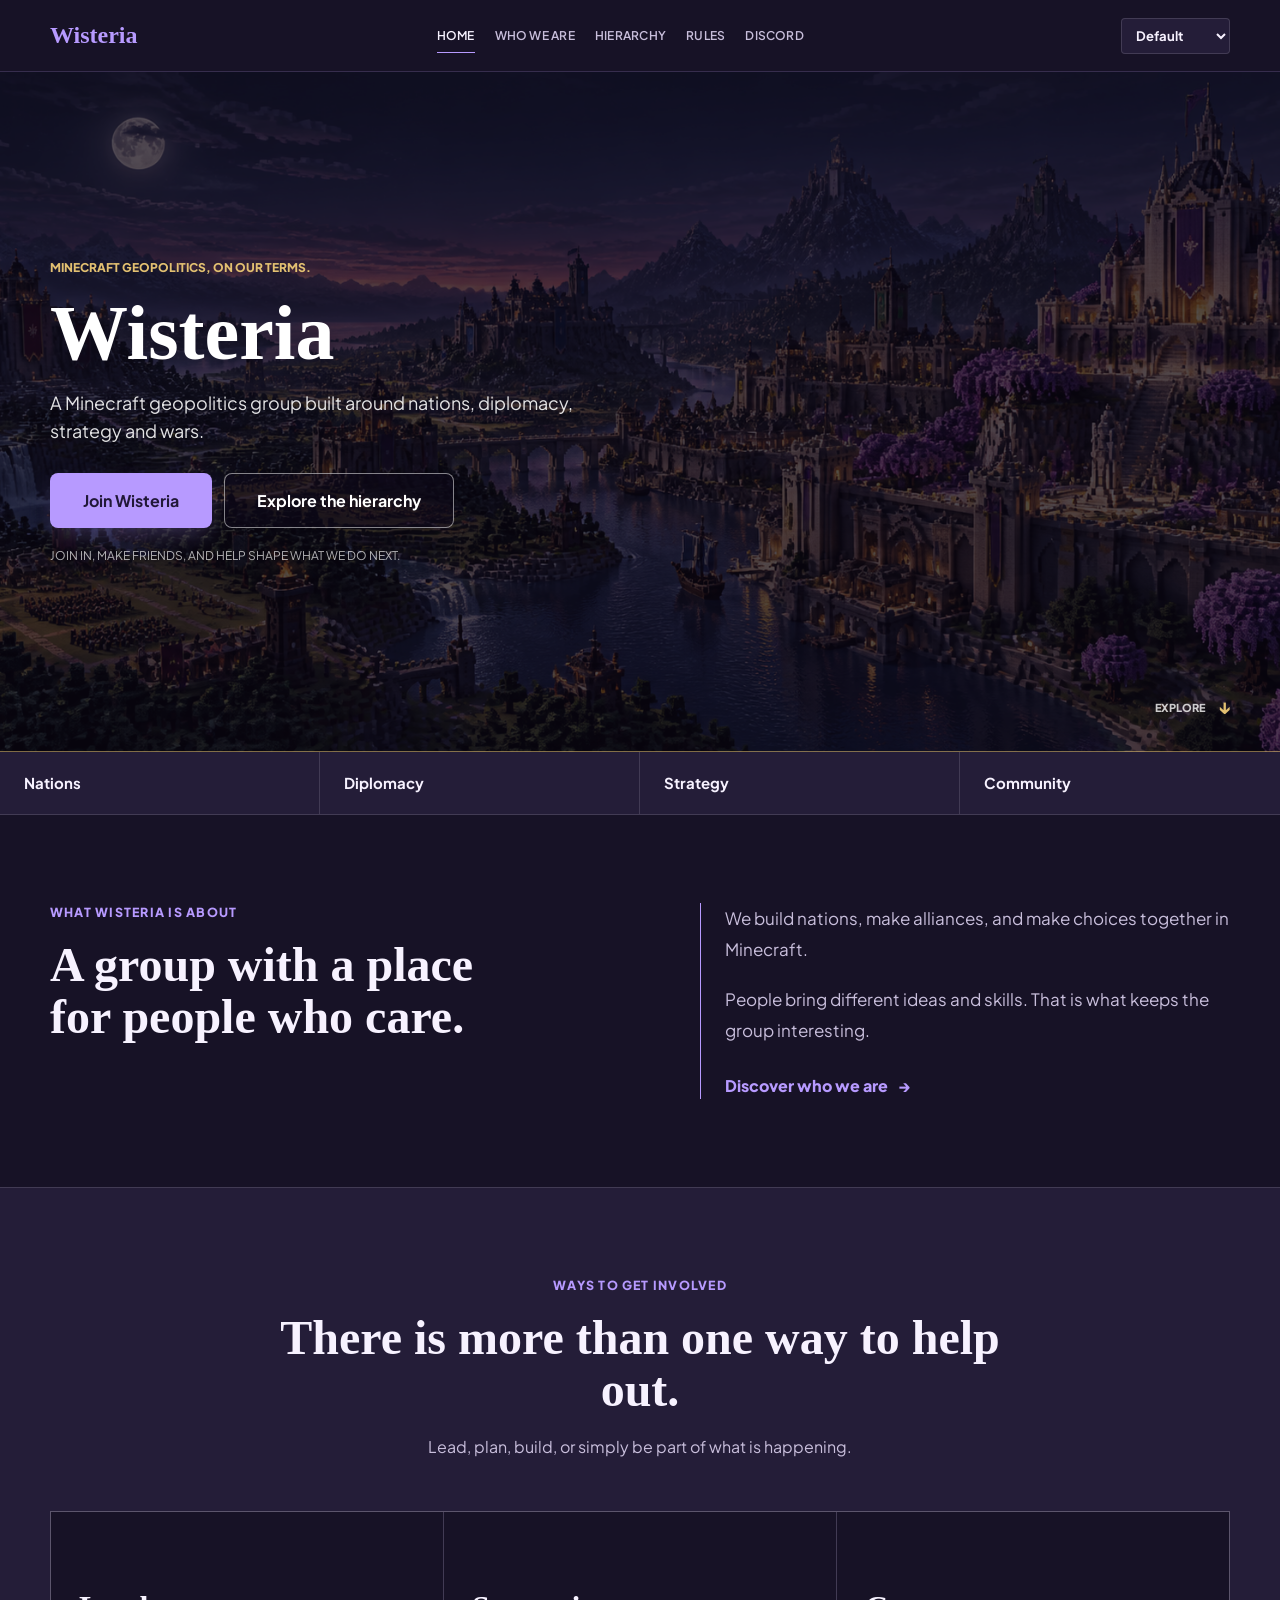
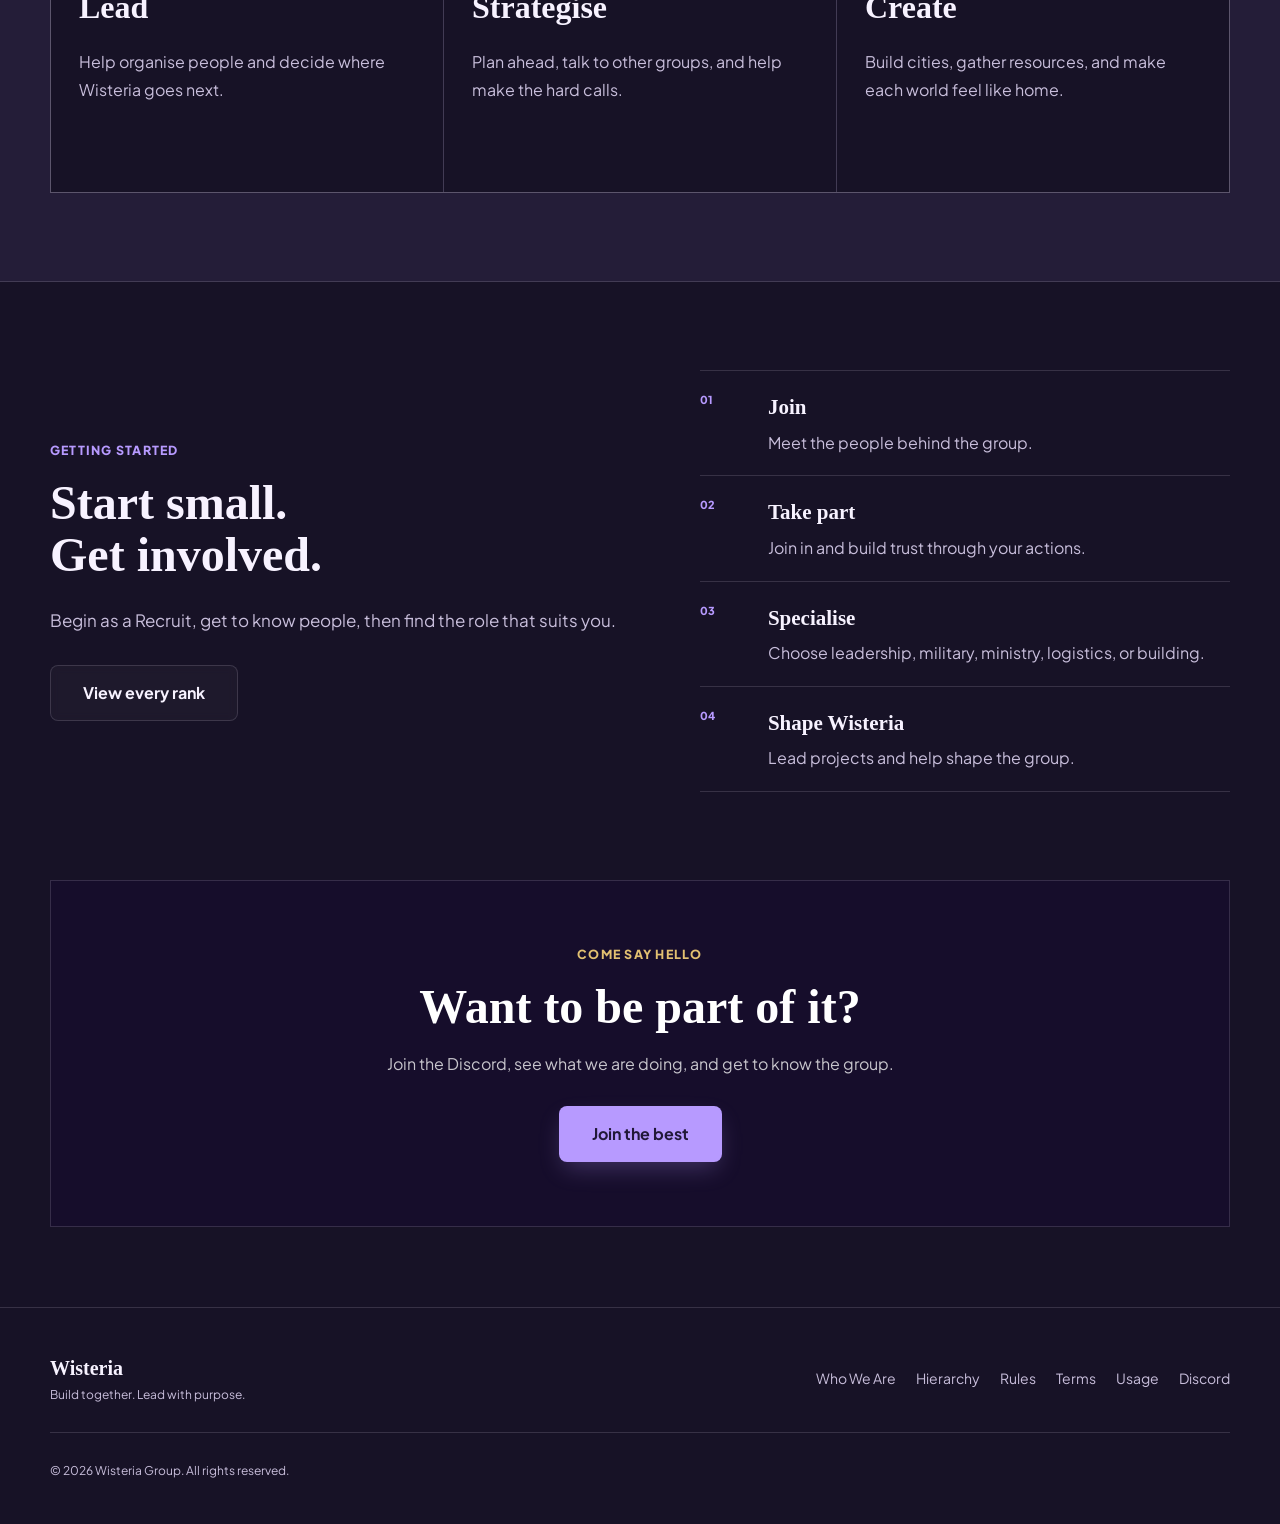
<file: index.html>
<!DOCTYPE html>
<html lang="en">
<head>
    <meta charset="UTF-8">
    <meta name="viewport" content="width=device-width, initial-scale=1.0">
    <meta name="description" content="Wisteria is a Minecraft geopolitics group built around nations, diplomacy, strategy and wars.">
    <title>Wisteria | Minecraft Geopolitics</title>
    <link rel="icon" href="favicon.png">
    <link rel="preload" href="wisteriaWorld.png" as="image">
    <link rel="stylesheet" href="style.css">
    <link rel="stylesheet" href="decked.css">
</head>
<body>
<nav id="navbar" aria-label="Primary navigation">
    <a class="brand" href="index.html" aria-label="Wisteria home">Wisteria</a>
    <div class="nav-links">
        <a href="index.html">Home</a><a href="who-we-are.html">Who We Are</a><a href="hierarchy.html">Hierarchy</a><a href="rules.html">Rules</a><a href="https://discord.gg/UKg8Kub9xY">Discord</a>
    </div>
</nav>
<main class="homeMain">
<section class="homeHero" aria-labelledby="homeTitle"><div class="heroCopy reveal"><p class="heroKicker">Minecraft geopolitics, on our terms.</p><h1 id="homeTitle">Wisteria</h1><p class="heroLead">A Minecraft geopolitics group built around nations, diplomacy, strategy and wars.</p><div class="heroActions"><a href="https://discord.gg/UKg8Kub9xY" class="button primary">Join Wisteria</a><a href="hierarchy.html" class="button glassButton">Explore the hierarchy</a></div><p class="heroNote">Join in, make friends, and help shape what we do next.</p></div><a class="scrollCue" href="#world" aria-label="Explore Wisteria">Explore <span aria-hidden="true">↓</span></a></section>
<section class="signalBar" aria-label="Wisteria focus areas"><div><strong>Nations</strong></div><div><strong>Diplomacy</strong></div><div><strong>Strategy</strong></div><div><strong>Community</strong></div></section>
<section class="storyBand" id="world"><div class="sectionHeading reveal"><p class="eyebrow">What Wisteria is about</p><h2>A group with a place<br>for people who care.</h2></div><div class="storyCopy reveal"><p>We build nations, make alliances, and make choices together in Minecraft.</p><p>People bring different ideas and skills. That is what keeps the group interesting.</p><a class="textLink" href="who-we-are.html">Discover who we are <span aria-hidden="true">→</span></a></div></section>
<section class="pillarSection" aria-labelledby="chooseRole"><div class="sectionHeading centered reveal"><p class="eyebrow">Ways to get involved</p><h2 id="chooseRole">There is more than one way to help out.</h2><p>Lead, plan, build, or simply be part of what is happening.</p></div><div class="pillarGrid"><article class="pillarCard reveal"><h3>Lead</h3><p>Help organise people and decide where Wisteria goes next.</p></article><article class="pillarCard reveal"><h3>Strategise</h3><p>Plan ahead, talk to other groups, and help make the hard calls.</p></article><article class="pillarCard reveal"><h3>Create</h3><p>Build cities, gather resources, and make each world feel like home.</p></article></div></section>
<section class="pathBand" aria-labelledby="pathTitle"><div class="pathIntro reveal"><p class="eyebrow">Getting started</p><h2 id="pathTitle">Start small.<br>Get involved.</h2><p>Begin as a Recruit, get to know people, then find the role that suits you.</p><a class="button secondary" href="hierarchy.html">View every rank</a></div><ol class="pathSteps reveal"><li><span>01</span><div><strong>Join</strong><p>Meet the people behind the group.</p></div></li><li><span>02</span><div><strong>Take part</strong><p>Join in and build trust through your actions.</p></div></li><li><span>03</span><div><strong>Specialise</strong><p>Choose leadership, military, ministry, logistics, or building.</p></div></li><li><span>04</span><div><strong>Shape Wisteria</strong><p>Lead projects and help shape the group.</p></div></li></ol></section>
<section class="joinBand reveal"><p class="eyebrow">Come say hello</p><h2>Want to be part of it?</h2><p>Join the Discord, see what we are doing, and get to know the group.</p><a href="https://discord.gg/UKg8Kub9xY" class="button primary">Join the best</a></section>
</main>
<footer class="siteFooter"><div class="footerBrand"><div><strong>Wisteria</strong><p>Build together. Lead with purpose.</p></div></div><div class="footer-links"><a href="who-we-are.html">Who We Are</a><a href="hierarchy.html">Hierarchy</a><a href="rules.html">Rules</a><a href="terms.html">Terms</a><a href="usage-policy.html">Usage</a><a href="https://discord.gg/UKg8Kub9xY">Discord</a></div><p class="footerMeta">&copy; 2026 Wisteria Group. All rights reserved.</p></footer>
<script src="script.js" data-cfasync="false"></script>
</body>
</html>
</file>
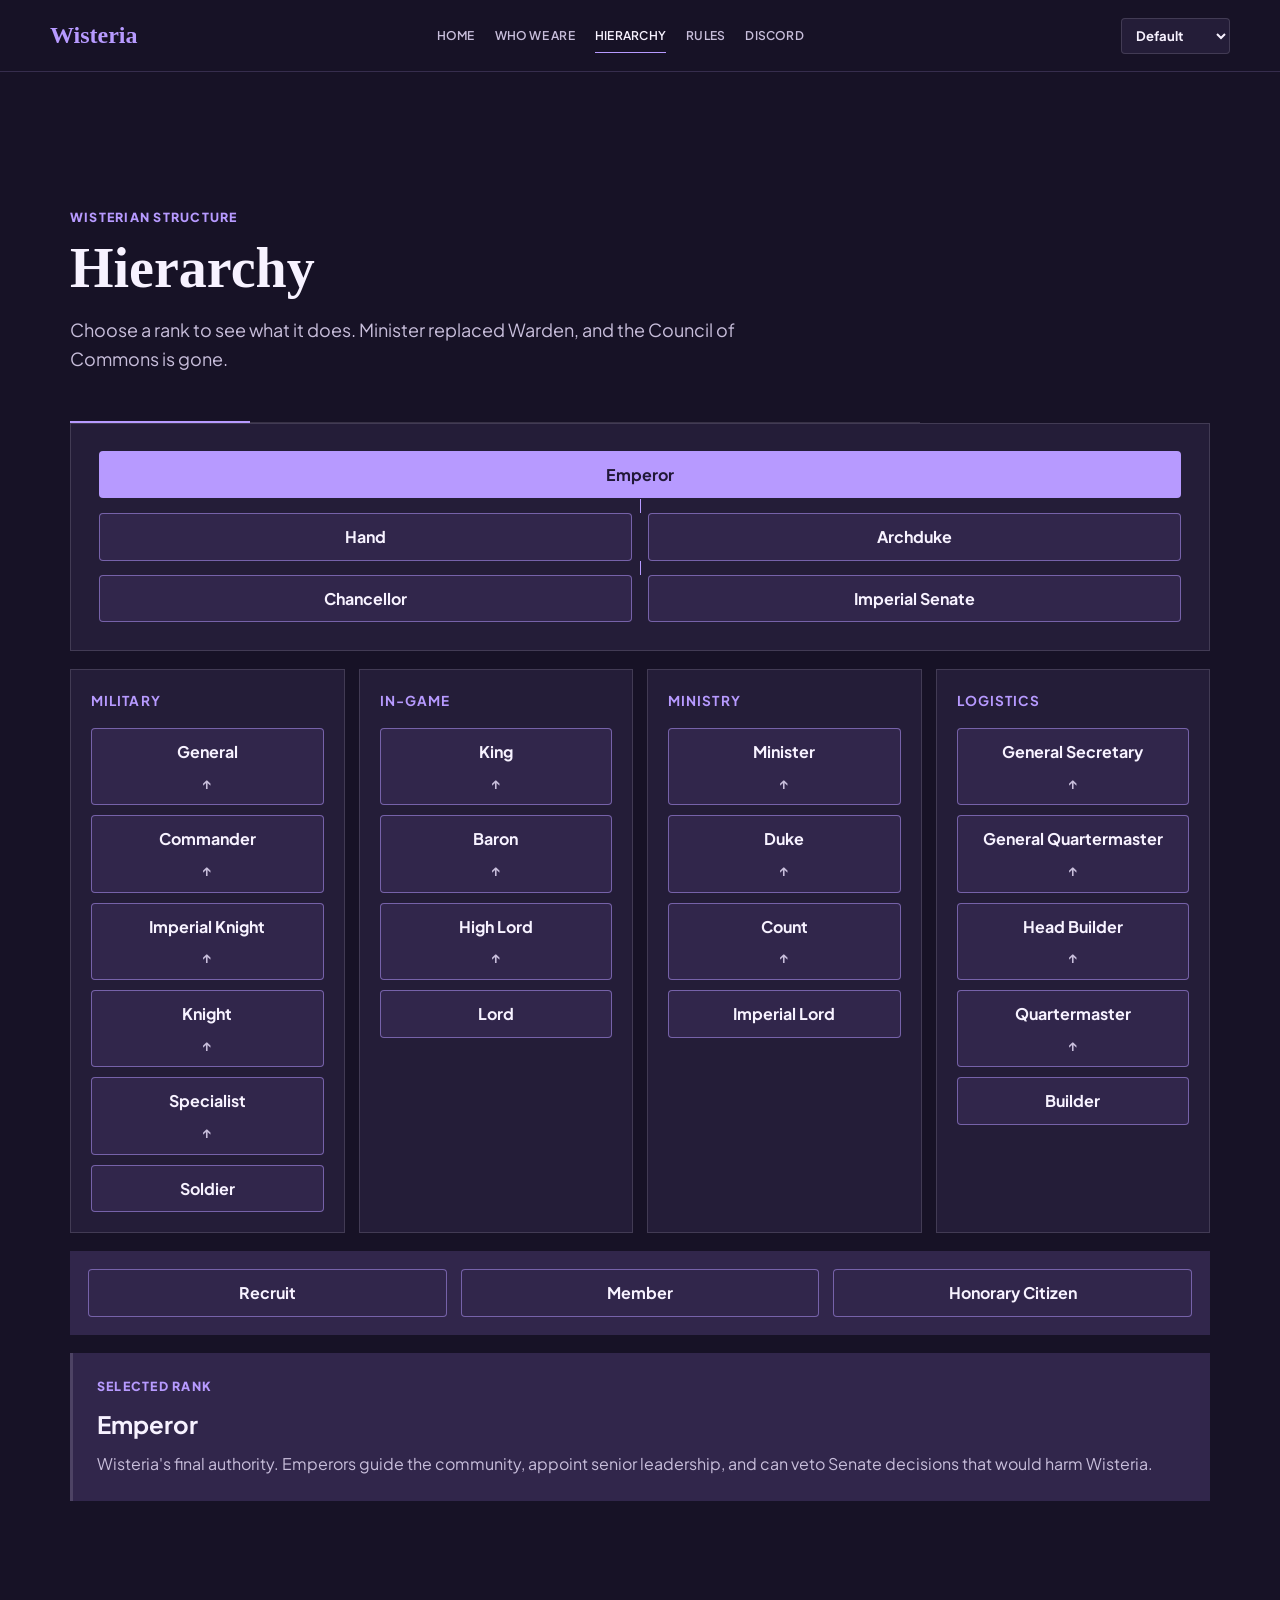
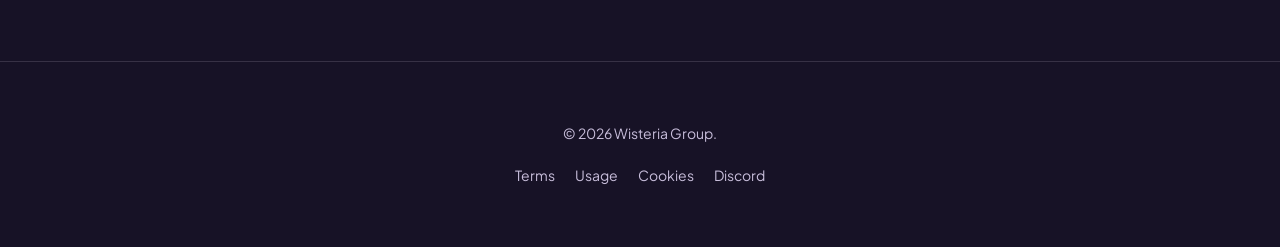
<file: hierarchy.html>
<!DOCTYPE html>
<html lang="en">
<head>
    <meta charset="UTF-8">
    <meta name="viewport" content="width=device-width, initial-scale=1.0">
    <title>Wisteria | Hierarchy</title>
    <link rel="icon" href="favicon.png">
    <link rel="stylesheet" href="style.css">
    <link rel="stylesheet" href="decked.css">
</head>
<body>
<nav id="navbar">
    <a class="brand" href="index.html">Wisteria</a>
    <div class="nav-links">
        <a href="index.html">Home</a><a href="who-we-are.html">Who We Are</a><a href="hierarchy.html">Hierarchy</a><a href="rules.html">Rules</a><a href="https://discord.gg/UKg8Kub9xY">Discord</a>
    </div>
</nav>
<main class="hierarchy-page">
    <section class="page-intro reveal">
        <p class="eyebrow">Wisterian Structure</p>
        <h1>Hierarchy</h1>
        <p>Choose a rank to see what it does. Minister replaced Warden, and the Council of Commons is gone.</p>
    </section>
    <section class="hierarchy-explorer reveal" aria-label="Interactive Wisteria hierarchy">
        <div class="rank-overview">
            <div class="rank-tier crown-tier"><button class="rank-node selected" data-rank="Emperor" data-detail="Wisteria's final authority. Emperors guide the community, appoint senior leadership, and can veto Senate decisions that would harm Wisteria.">Emperor</button></div>
            <div class="rank-tier special-tier"><button class="rank-node" data-rank="Hand" data-detail="The Emperor's appointed aide. The Hand can come from any branch and supports the Emperor without replacing a branch's command structure.">Hand</button><button class="rank-node" data-rank="Archduke" data-detail="Leads an accepted Wisterian sub-group or sub-server and reports directly to the Emperor.">Archduke</button></div>
            <div class="rank-tier senate-tier"><button class="rank-node" data-rank="Chancellor" data-detail="Leads the Senate, coordinates senior branch leaders, and is elected by the community.">Chancellor</button><button class="rank-node" data-rank="Imperial Senate" data-detail="Trusted members who advise the Chancellor and vote on major Wisterian matters.">Imperial Senate</button></div>
        </div>
        <div class="branch-grid">
            <article class="hierarchy-branch military"><h2>Military</h2><div class="rank-stack"><button class="rank-node" data-rank="General" data-detail="Leads Wisteria's armies, training, operations, and military promotions.">General</button><button class="rank-node" data-rank="Commander" data-detail="Assists the General with leadership, training, and operations.">Commander</button><button class="rank-node" data-rank="Imperial Knight" data-detail="A highly contributing and trusted military member.">Imperial Knight</button><button class="rank-node" data-rank="Knight" data-detail="A committed soldier progressing through the military branch.">Knight</button><button class="rank-node" data-rank="Specialist" data-detail="A skilled soldier with a specialist contribution or in-game role.">Specialist</button><button class="rank-node" data-rank="Soldier" data-detail="The main fighting force of Wisteria.">Soldier</button></div></article>
            <article class="hierarchy-branch ingame"><h2>In-game</h2><div class="rank-stack"><button class="rank-node" data-rank="King" data-detail="Co-leads the main world and directs in-game promotions and demotions.">King</button><button class="rank-node" data-rank="Baron" data-detail="Recognises major contributions to the current world.">Baron</button><button class="rank-node" data-rank="High Lord" data-detail="Recognises steady contribution to the current world.">High Lord</button><button class="rank-node" data-rank="Lord" data-detail="Leads a town and its citizens in the main world.">Lord</button></div></article>
            <article class="hierarchy-branch ministry"><h2>Ministry</h2><div class="rank-stack"><button class="rank-node" data-rank="Minister" data-detail="Formerly Warden. Ministers oversee Dukes and Counts, helping their groups remain active and supported.">Minister</button><button class="rank-node" data-rank="Duke" data-detail="Guides Members, encourages activity, and supports events and in-game participation.">Duke</button><button class="rank-node" data-rank="Count" data-detail="Guides Recruits and helps them become active Members.">Count</button><button class="rank-node" data-rank="Imperial Lord" data-detail="A committed contributor and a stepping stone to wider community leadership.">Imperial Lord</button></div></article>
            <article class="hierarchy-branch logistics"><h2>Logistics</h2><div class="rank-stack"><button class="rank-node" data-rank="General Secretary" data-detail="Coordinates logistics, selects the General Quartermaster and Head Builder, and keeps the department operating.">General Secretary</button><button class="rank-node" data-rank="General Quartermaster" data-detail="Leads resource gathering for Wisteria's projects and operations.">General Quartermaster</button><button class="rank-node" data-rank="Head Builder" data-detail="Leads build projects and the Builder team.">Head Builder</button><button class="rank-node" data-rank="Quartermaster" data-detail="Gathers the resources requested for projects and operations.">Quartermaster</button><button class="rank-node" data-rank="Builder" data-detail="Builds Wisteria infrastructure and projects.">Builder</button></div></article>
        </div>
        <div class="community-tier"><button class="rank-node" data-rank="Recruit" data-detail="The starting point for applicants becoming active in Wisteria.">Recruit</button><button class="rank-node" data-rank="Member" data-detail="The backbone of Wisteria, selected from active Recruits.">Member</button><button class="rank-node" data-rank="Honorary Citizen" data-detail="A recognised community member who is no longer active in a regular role.">Honorary Citizen</button></div>
        <aside class="rank-detail" aria-live="polite"><p class="eyebrow">Selected Rank</p><h2 id="rank-detail-title">Emperor</h2><p id="rank-detail-copy">Wisteria's final authority. Emperors guide the community, appoint senior leadership, and can veto Senate decisions that would harm Wisteria.</p></aside>
    </section>
</main>
<footer><p>&copy; 2026 Wisteria Group.</p><div class="footer-links"><a href="terms.html">Terms</a><a href="usage-policy.html">Usage</a><a href="cookies.html">Cookies</a><a href="https://discord.gg/UKg8Kub9xY">Discord</a></div></footer>
<script src="script.js" data-cfasync="false"></script>
</body>
</html>
</file>
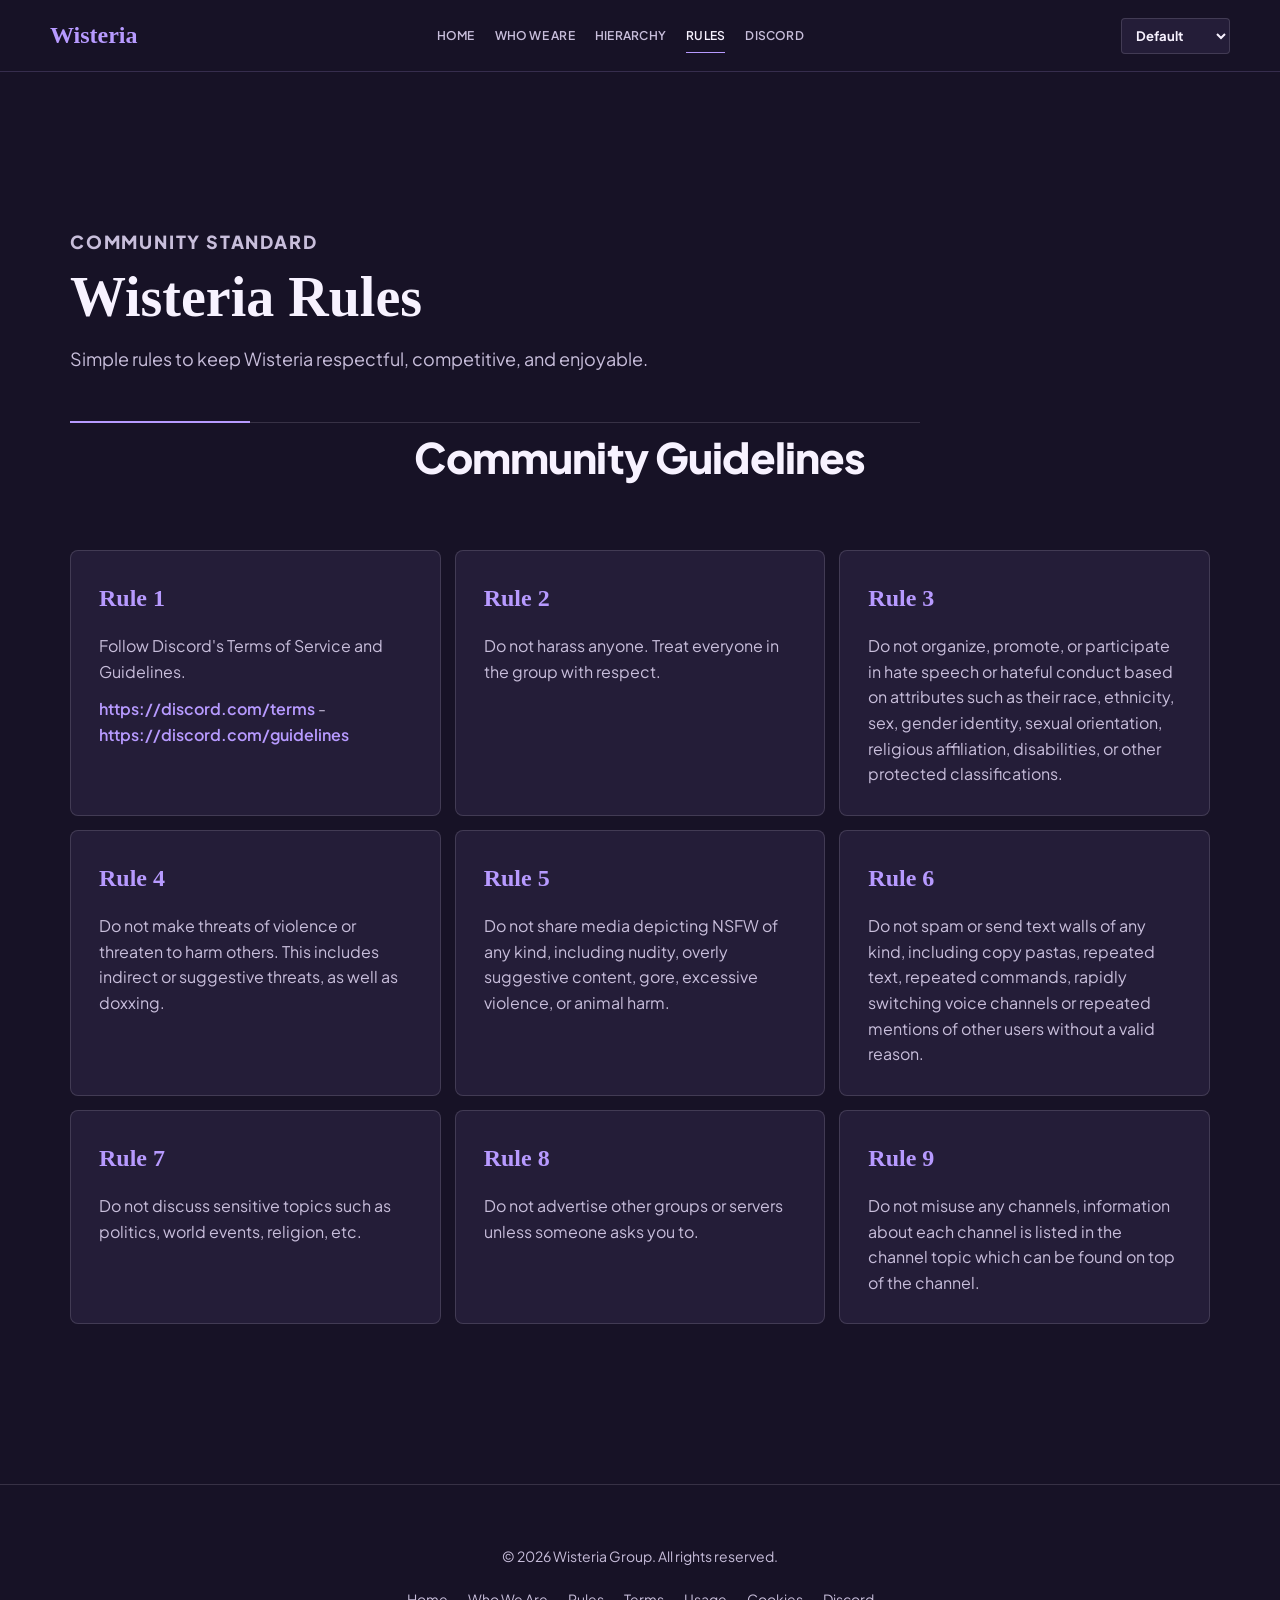
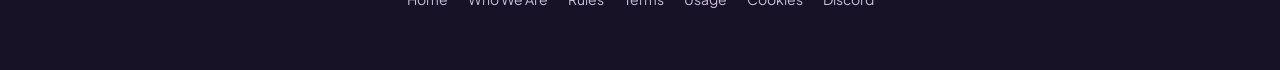
<file: rules.html>
<!DOCTYPE html>
<html lang="en">
<head>
    <meta charset="UTF-8">
    <meta name="viewport" content="width=device-width, initial-scale=1.0">
    <title>Wisteria | Rules</title>
    <link rel="icon" href="favicon.png">
    <link rel="stylesheet" href="style.css">
    <link rel="stylesheet" href="decked.css">
</head>
<body>

<nav id="navbar">
    <a class="brand" href="index.html">Wisteria</a>
    <div class="nav-links">
        <a href="index.html">Home</a>
        <a href="who-we-are.html">Who We Are</a>
        <a href="hierarchy.html">Hierarchy</a>
        <a href="rules.html">Rules</a>
        <a href="https://discord.gg/UKg8Kub9xY">Discord</a>
    </div>
</nav>

<main>
    <section class="pageHero reveal">
        <p class="eyebrow">Community standard</p>
        <h1>Wisteria Rules</h1>
        <p>Simple rules to keep Wisteria respectful, competitive, and enjoyable.</p>
    </section>

    <h2 class="section-title reveal">Community Guidelines</h2>
    <div class="rules-grid">
        <div class="rule-item reveal">
            <h3>Rule 1</h3>
            <p>Follow Discord's Terms of Service and Guidelines.</p>
            <p style="margin-top: 12px;">
                <a href="https://discord.com/terms" target="_blank">https://discord.com/terms</a> - <a href="https://discord.com/guidelines" target="_blank">https://discord.com/guidelines</a>
            </p>
        </div>
        <div class="rule-item reveal">
            <h3>Rule 2</h3>
            <p>Do not harass anyone. Treat everyone in the group with respect.</p>
        </div>
        <div class="rule-item reveal">
            <h3>Rule 3</h3>
            <p>Do not organize, promote, or participate in hate speech or hateful conduct based on attributes such as their race, ethnicity, sex, gender identity, sexual orientation, religious affiliation, disabilities, or other protected classifications.</p>
        </div>
        <div class="rule-item reveal">
            <h3>Rule 4</h3>
            <p>Do not make threats of violence or threaten to harm others. This includes indirect or suggestive threats, as well as doxxing.</p>
        </div>
        <div class="rule-item reveal">
            <h3>Rule 5</h3>
            <p>Do not share media depicting NSFW of any kind, including nudity, overly suggestive content, gore, excessive violence, or animal harm.</p>
        </div>
        <div class="rule-item reveal">
            <h3>Rule 6</h3>
            <p>Do not spam or send text walls of any kind, including copy pastas, repeated text, repeated commands, rapidly switching voice channels or repeated mentions of other users without a valid reason.</p>
        </div>
        <div class="rule-item reveal">
            <h3>Rule 7</h3>
            <p>Do not discuss sensitive topics such as politics, world events, religion, etc.</p>
        </div>
        <div class="rule-item reveal">
            <h3>Rule 8</h3>
            <p>Do not advertise other groups or servers unless someone asks you to.</p>
        </div>
        <div class="rule-item reveal">
            <h3>Rule 9</h3>
            <p>Do not misuse any channels, information about each channel is listed in the channel topic which can be found on top of the channel.</p>
        </div>
    </div>
</main>

<footer>
    <p>&copy; 2026 Wisteria Group. All rights reserved.</p>
    <div class="footer-links">
        <a href="index.html">Home</a>
        <a href="who-we-are.html">Who We Are</a>
        <a href="rules.html">Rules</a>
        <a href="terms.html">Terms</a>
        <a href="usage-policy.html">Usage</a>
        <a href="cookies.html">Cookies</a>
        <a href="https://discord.gg/UKg8Kub9xY">Discord</a>
    </div>
</footer>

<script src="script.js" data-cfasync="false"></script>

</body>
</html>
</file>
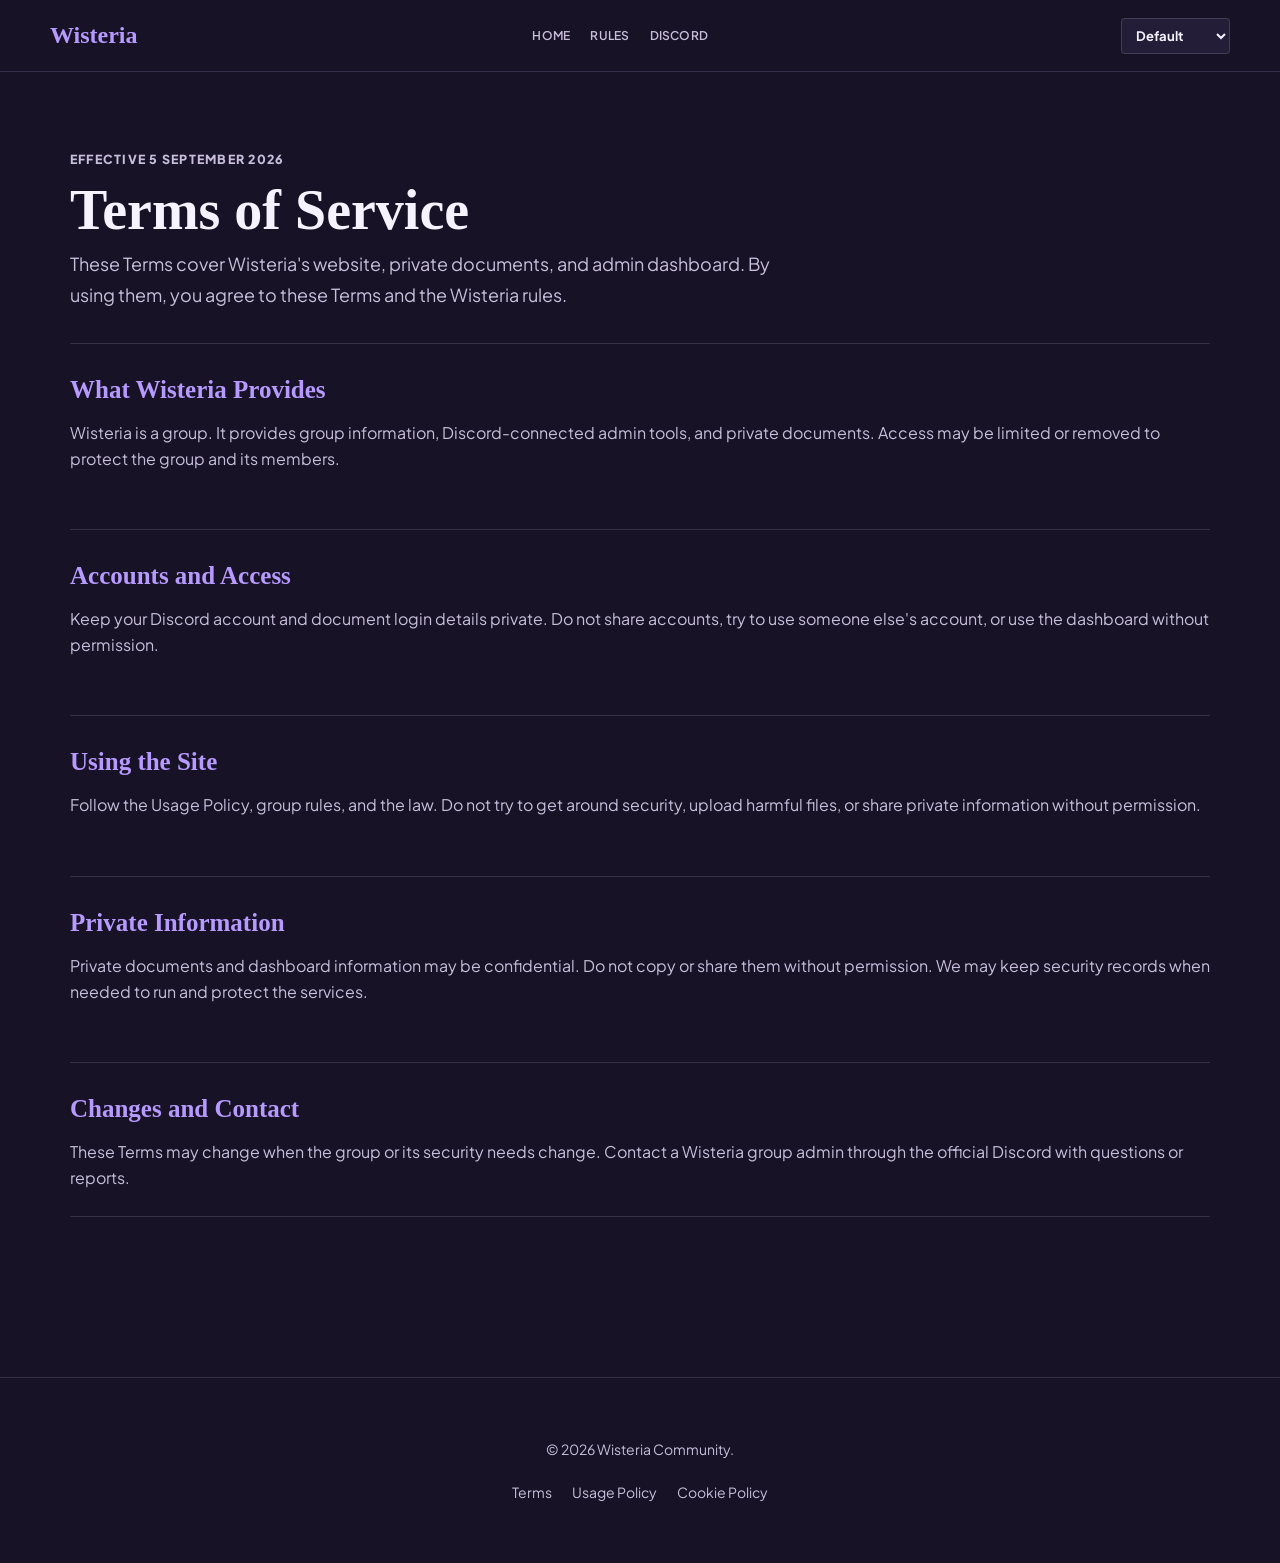
<file: terms.html>
<!DOCTYPE html>
<html lang="en">
<head>
    <meta charset="UTF-8">
    <meta name="viewport" content="width=device-width, initial-scale=1.0">
    <title>Wisteria | Terms of Service</title>
    <link rel="stylesheet" href="style.css">
    <link rel="stylesheet" href="decked.css">
</head>
<body>
<nav id="navbar">
    <a class="brand" href="index.html">Wisteria</a>
    <div class="nav-links"><a href="index.html">Home</a><a href="rules.html">Rules</a><a href="https://discord.gg/UKg8Kub9xY">Discord</a></div>
</nav>
<main class="legal-page">
    <p class="eyebrow">Effective 5 September 2026</p>
    <h1>Terms of Service</h1>
    <p class="legal-intro">These Terms cover Wisteria's website, private documents, and admin dashboard. By using them, you agree to these Terms and the Wisteria rules.</p>
    <section><h2>What Wisteria Provides</h2><p>Wisteria is a group. It provides group information, Discord-connected admin tools, and private documents. Access may be limited or removed to protect the group and its members.</p></section>
    <section><h2>Accounts and Access</h2><p>Keep your Discord account and document login details private. Do not share accounts, try to use someone else's account, or use the dashboard without permission.</p></section>
    <section><h2>Using the Site</h2><p>Follow the Usage Policy, group rules, and the law. Do not try to get around security, upload harmful files, or share private information without permission.</p></section>
    <section><h2>Private Information</h2><p>Private documents and dashboard information may be confidential. Do not copy or share them without permission. We may keep security records when needed to run and protect the services.</p></section>
    <section><h2>Changes and Contact</h2><p>These Terms may change when the group or its security needs change. Contact a Wisteria group admin through the official Discord with questions or reports.</p></section>
</main>
<footer><p>&copy; 2026 Wisteria Community.</p><div class="footer-links"><a href="terms.html">Terms</a><a href="usage-policy.html">Usage Policy</a><a href="cookies.html">Cookie Policy</a></div></footer>
<script src="script.js" data-cfasync="false"></script>
</body>
</html>
</file>
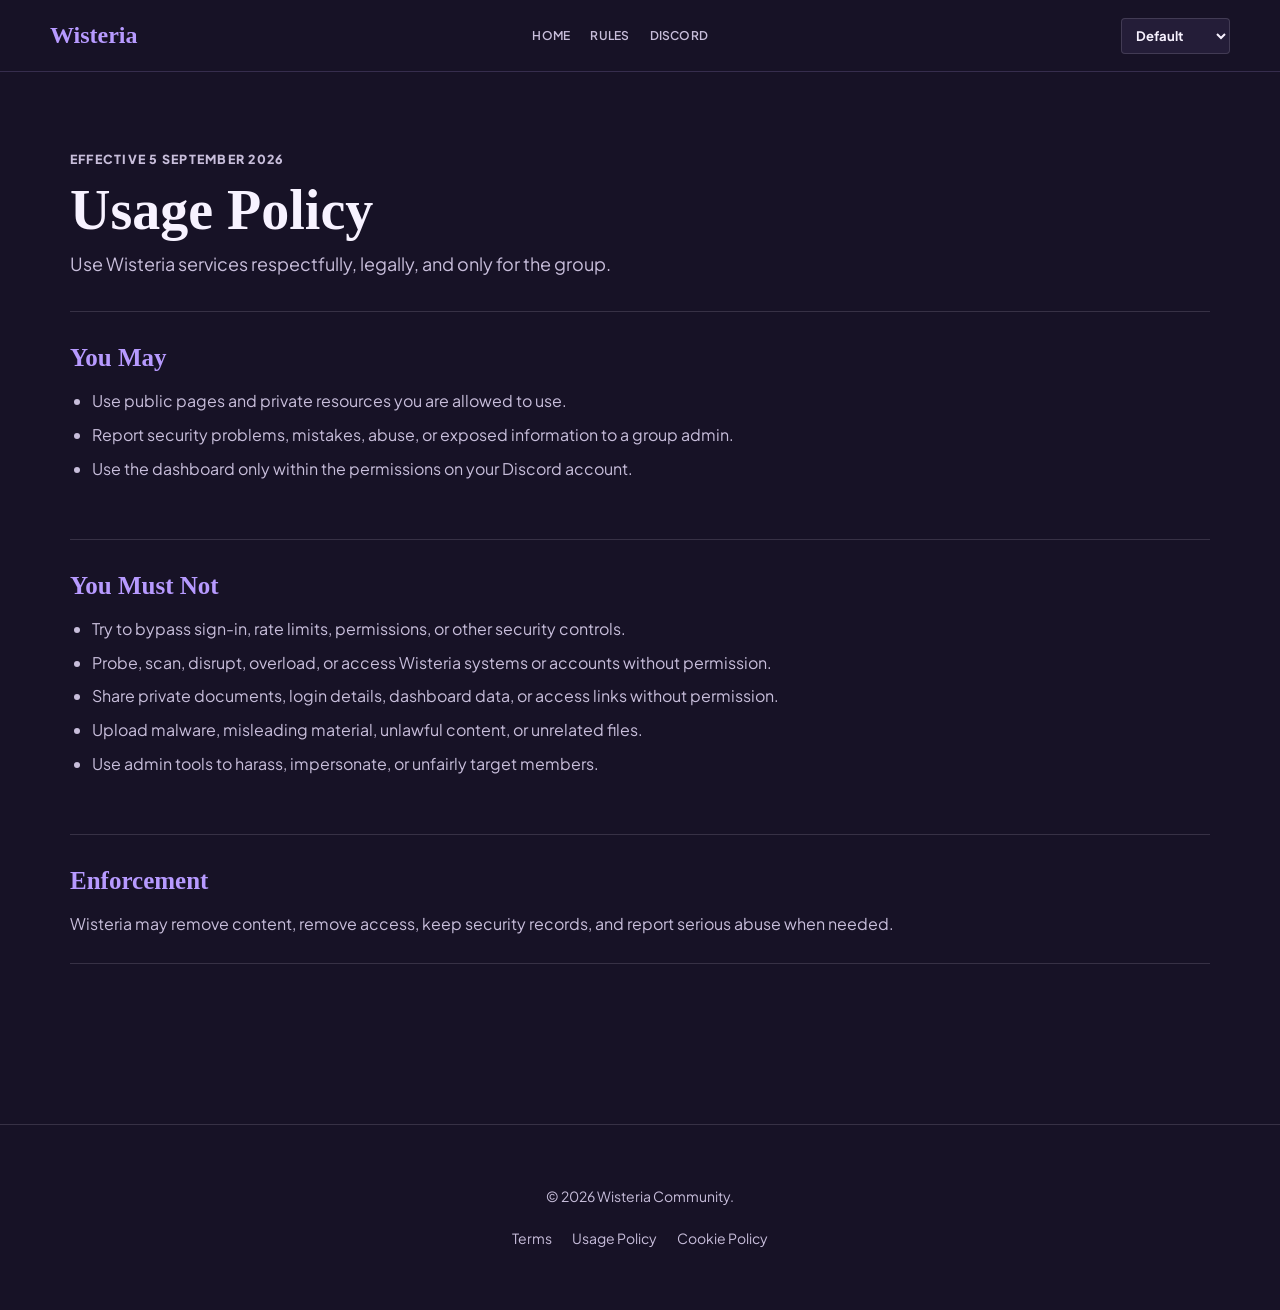
<file: usage-policy.html>
<!DOCTYPE html>
<html lang="en">
<head>
    <meta charset="UTF-8">
    <meta name="viewport" content="width=device-width, initial-scale=1.0">
    <title>Wisteria | Usage Policy</title>
    <link rel="stylesheet" href="style.css">
    <link rel="stylesheet" href="decked.css">
</head>
<body>
<nav id="navbar">
    <a class="brand" href="index.html">Wisteria</a>
    <div class="nav-links"><a href="index.html">Home</a><a href="rules.html">Rules</a><a href="https://discord.gg/UKg8Kub9xY">Discord</a></div>
</nav>
<main class="legal-page">
    <p class="eyebrow">Effective 5 September 2026</p>
    <h1>Usage Policy</h1>
    <p class="legal-intro">Use Wisteria services respectfully, legally, and only for the group.</p>
    <section><h2>You May</h2><ul><li>Use public pages and private resources you are allowed to use.</li><li>Report security problems, mistakes, abuse, or exposed information to a group admin.</li><li>Use the dashboard only within the permissions on your Discord account.</li></ul></section>
    <section><h2>You Must Not</h2><ul><li>Try to bypass sign-in, rate limits, permissions, or other security controls.</li><li>Probe, scan, disrupt, overload, or access Wisteria systems or accounts without permission.</li><li>Share private documents, login details, dashboard data, or access links without permission.</li><li>Upload malware, misleading material, unlawful content, or unrelated files.</li><li>Use admin tools to harass, impersonate, or unfairly target members.</li></ul></section>
    <section><h2>Enforcement</h2><p>Wisteria may remove content, remove access, keep security records, and report serious abuse when needed.</p></section>
</main>
<footer><p>&copy; 2026 Wisteria Community.</p><div class="footer-links"><a href="terms.html">Terms</a><a href="usage-policy.html">Usage Policy</a><a href="cookies.html">Cookie Policy</a></div></footer>
<script src="script.js" data-cfasync="false"></script>
</body>
</html>
</file>
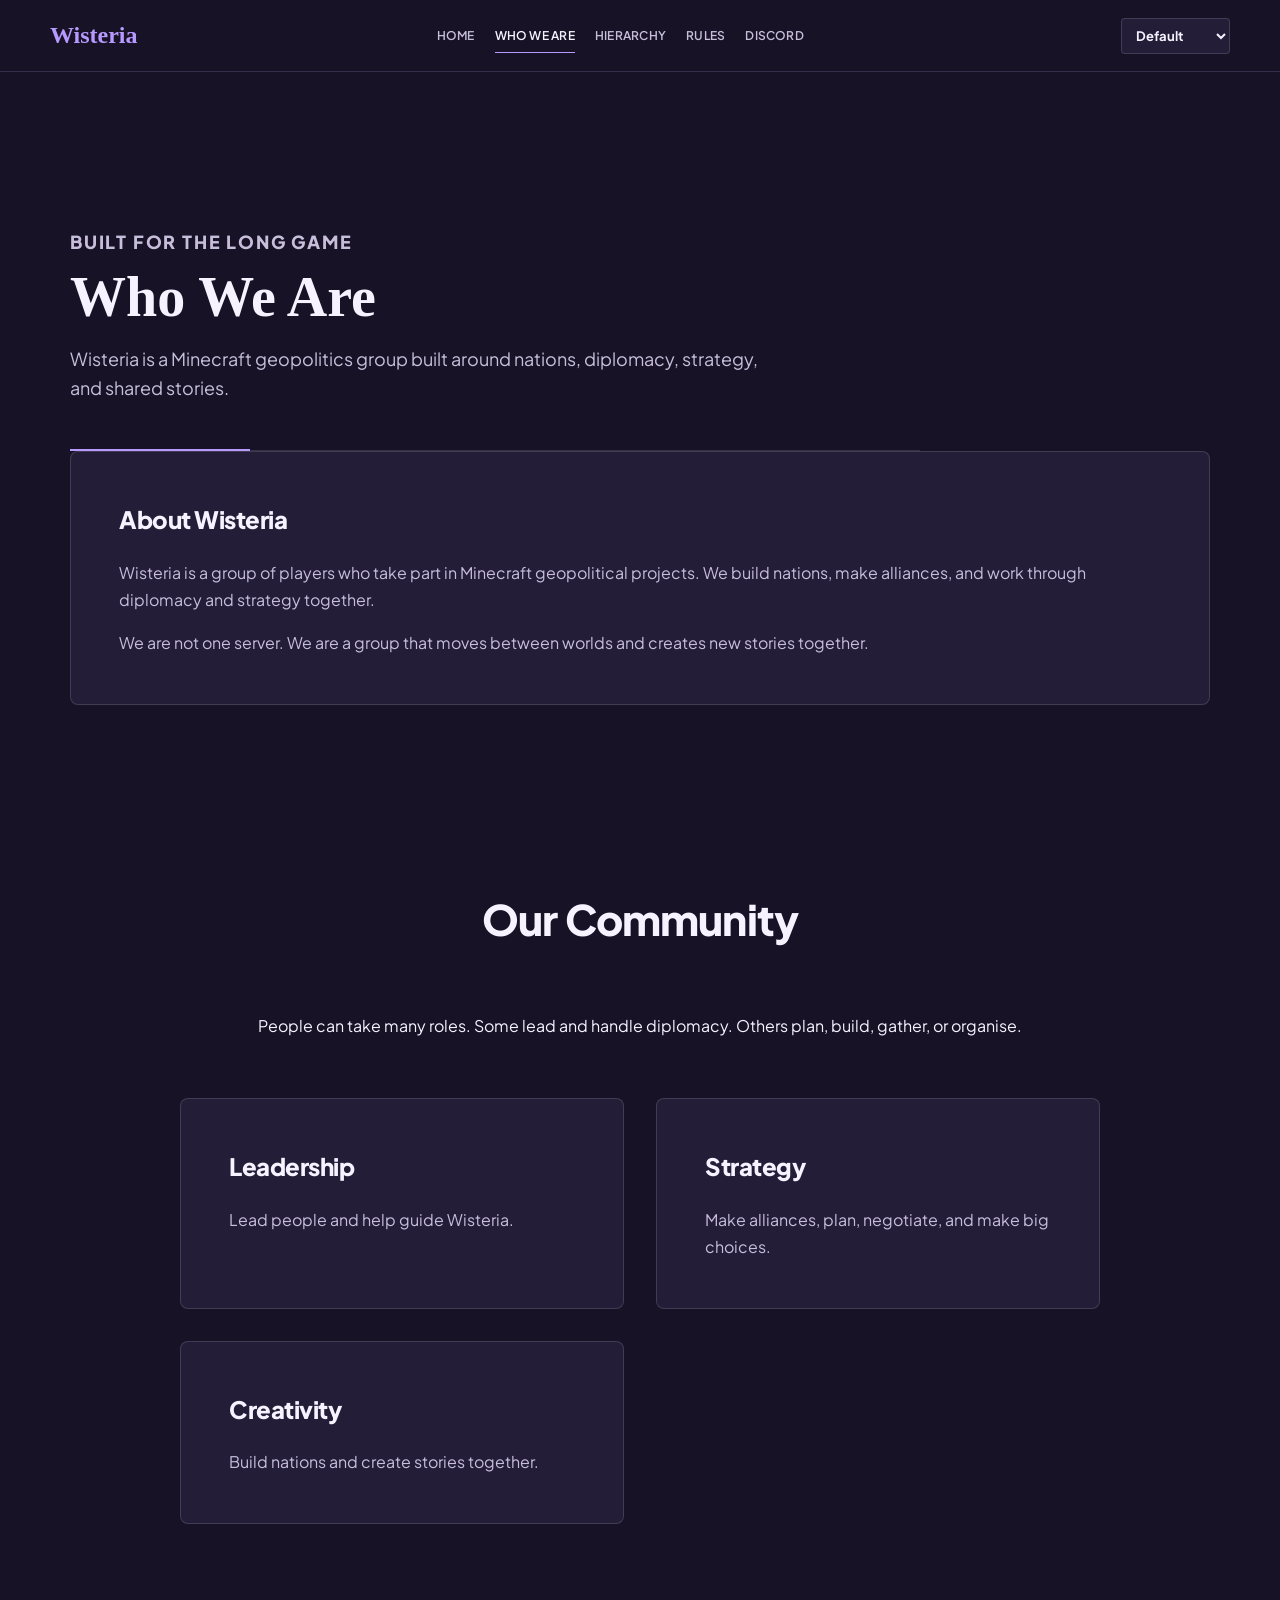
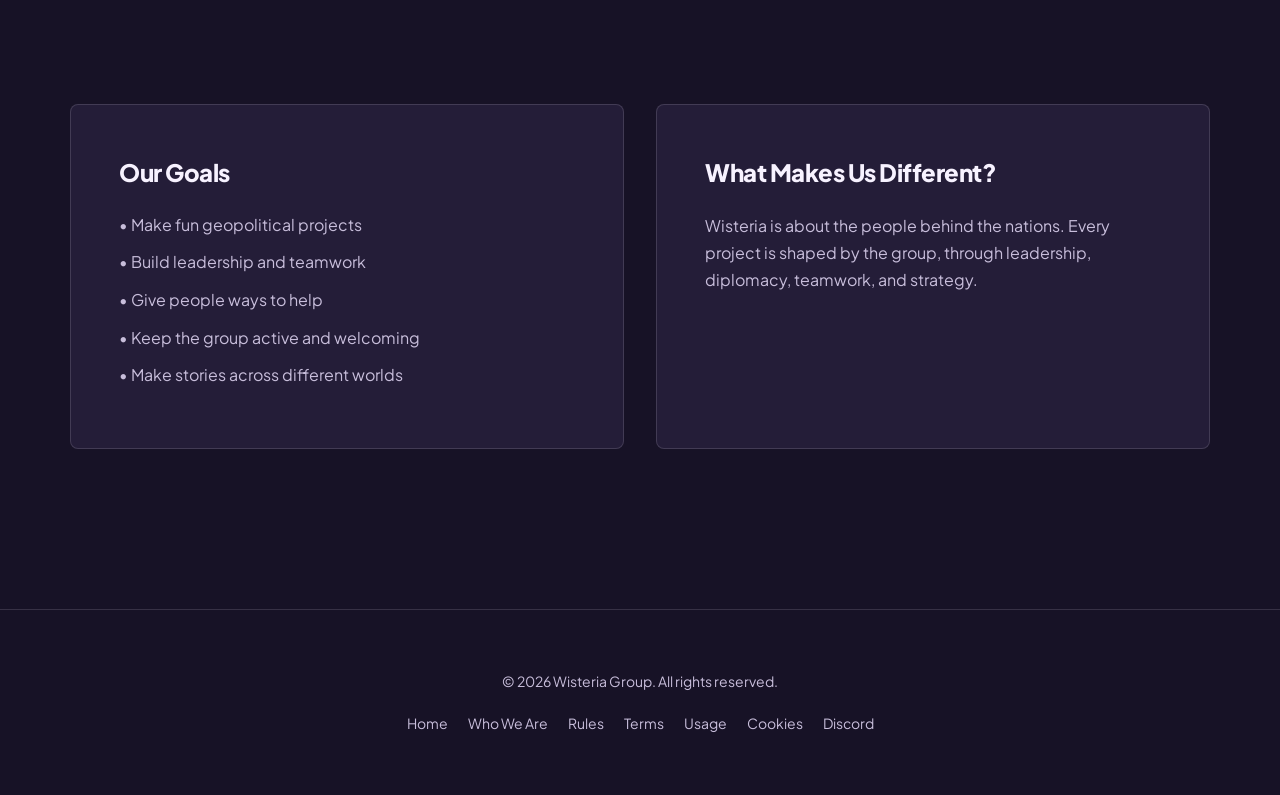
<file: who-we-are.html>
<!DOCTYPE html>
<html lang="en">
<head>
    <meta charset="UTF-8">
    <meta name="viewport" content="width=device-width, initial-scale=1.0">
    <title>Wisteria | Who We Are</title>
    <link rel="icon" href="favicon.png">
    <link rel="stylesheet" href="style.css">
    <link rel="stylesheet" href="decked.css">
</head>
<body>

<nav id="navbar">
    <a class="brand" href="index.html">Wisteria</a>
    <div class="nav-links">
        <a href="index.html">Home</a>
        <a href="who-we-are.html">Who We Are</a>
        <a href="hierarchy.html">Hierarchy</a>
        <a href="rules.html">Rules</a>
        <a href="https://discord.gg/UKg8Kub9xY">Discord</a>
    </div>
</nav>

<main>
    <section class="pageHero reveal">
        <p class="eyebrow">Built for the long game</p>
        <h1>Who We Are</h1>
        <p>Wisteria is a Minecraft geopolitics group built around nations, diplomacy, strategy, and shared stories.</p>
    </section>

    <div class="card reveal">
        <h3>About Wisteria</h3>
        <p>Wisteria is a group of players who take part in Minecraft geopolitical projects. We build nations, make alliances, and work through diplomacy and strategy together.</p>
        <p style="margin-top: 16px;">We are not one server. We are a group that moves between worlds and creates new stories together.</p>
    </div>

    <div class="about reveal">
        <h2 class="section-title">Our Community</h2>
        <p style="margin-bottom: 40px;">People can take many roles. Some lead and handle diplomacy. Others plan, build, gather, or organise.</p>
        
        <div class="features">
            <div class="card">
                <h3>Leadership</h3>
                <p>Lead people and help guide Wisteria.</p>
            </div>
            <div class="card">
                <h3>Strategy</h3>
                <p>Make alliances, plan, negotiate, and make big choices.</p>
            </div>
            <div class="card">
                <h3>Creativity</h3>
                <p>Build nations and create stories together.</p>
            </div>
        </div>
    </div>

    <div class="features">
        <div class="card reveal">
            <h3>Our Goals</h3>
            <ul style="color: var(--text-secondary); list-style: none; padding: 0;">
                <li style="margin-bottom: 12px;">&bull; Make fun geopolitical projects</li>
                <li style="margin-bottom: 12px;">&bull; Build leadership and teamwork</li>
                <li style="margin-bottom: 12px;">&bull; Give people ways to help</li>
                <li style="margin-bottom: 12px;">&bull; Keep the group active and welcoming</li>
                <li style="margin-bottom: 12px;">&bull; Make stories across different worlds</li>
            </ul>
        </div>
        <div class="card reveal">
            <h3>What Makes Us Different?</h3>
            <p>Wisteria is about the people behind the nations. Every project is shaped by the group, through leadership, diplomacy, teamwork, and strategy.</p>
        </div>
    </div>
</main>

<footer>
    <p>&copy; 2026 Wisteria Group. All rights reserved.</p>
    <div class="footer-links">
        <a href="index.html">Home</a>
        <a href="who-we-are.html">Who We Are</a>
        <a href="rules.html">Rules</a>
        <a href="terms.html">Terms</a>
        <a href="usage-policy.html">Usage</a>
        <a href="cookies.html">Cookies</a>
        <a href="https://discord.gg/UKg8Kub9xY">Discord</a>
    </div>
</footer>

<script src="script.js" data-cfasync="false"></script>

</body>
</html>
</file>
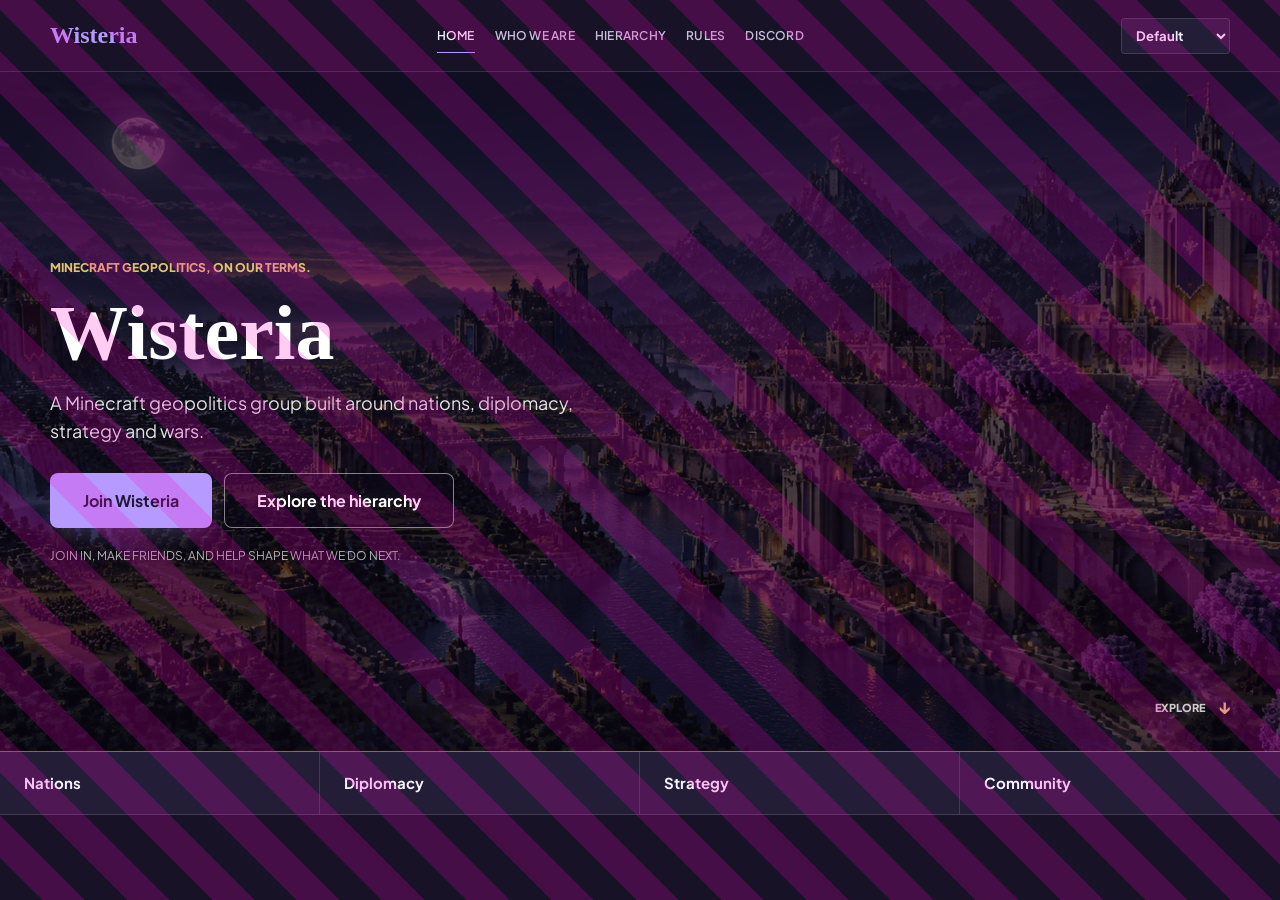
<file: zorpblitz.html>
<!doctype html><html><head><meta charset="utf-8"><meta name="viewport" content="width=device-width,initial-scale=1"><title>Zorpblitz</title><style>html,body{margin:0;width:100%;height:100%;overflow:hidden}.chaos{position:fixed;inset:0;width:100vw;height:100vh;overflow:hidden;animation:hue 2s linear infinite;transform-origin:center}.chaos iframe{display:block;width:100%;height:100%;border:0;animation:zoom 2s ease-in-out infinite alternate}@keyframes hue{to{filter:hue-rotate(360deg) saturate(2)}}@keyframes zoom{to{transform:scale(1.08) rotate(1deg)}}.flash{position:fixed;inset:0;pointer-events:none;background:repeating-linear-gradient(45deg,transparent 0 30px,rgba(255,0,200,.2) 30px 60px);animation:flash .25s steps(2) infinite}@keyframes flash{50%{opacity:0;transform:scale(1.2) rotate(5deg)}}</style></head><body><div class="chaos"><iframe src="index.html" title="Wisteria but zorpblitz"></iframe></div><div class="flash"></div></body></html>
</file>
<file: style.css>
@import url('https://fonts.googleapis.com/css2?family=Plus+Jakarta+Sans:wght@400;500;600;700;800&display=swap');

:root {
    --bg-primary: #171226;
    --bg-secondary: #241d38;
    --bg-accent: #31264b;
    --text-primary: #f7f2ff;
    --text-secondary: #c8bedb;
    --accent: #b79aff; 
    --accent-hover: #d1c0ff;
    --accent-glow: rgba(183, 154, 255, 0.28);
    --border: rgba(247, 242, 255, 0.14);
    --glass: rgba(23, 18, 38, 0.94);
    --on-accent: #211838;
    --nav-scrolled: rgba(13, 10, 24, 0.96);
    --rank-border: rgba(183, 154, 255, .52);
    --nav-height: 80px;
}

html[data-theme="dark"] {
    --bg-primary: #0e0b17;
    --bg-secondary: #181225;
    --bg-accent: #231a35;
    --text-primary: #f5f0ff;
    --text-secondary: #bbb0cd;
    --accent: #a98aff;
    --accent-hover: #c9b6ff;
    --accent-glow: rgba(169, 138, 255, .24);
    --border: rgba(245, 240, 255, .12);
    --glass: rgba(14, 11, 23, .96);
    --on-accent: #171024;
    --nav-scrolled: rgba(8, 6, 14, .98);
    --rank-border: rgba(169, 138, 255, .48);
}

html[data-theme="light"] {
    --bg-primary: #f7f4ff;
    --bg-secondary: #ffffff;
    --bg-accent: #ebe5fa;
    --text-primary: #211938;
    --text-secondary: #5f5574;
    --accent: #6d4fc2;
    --accent-hover: #583aa9;
    --accent-glow: rgba(109, 79, 194, .2);
    --border: rgba(54, 36, 92, .16);
    --glass: rgba(247, 244, 255, .95);
    --on-accent: #ffffff;
    --nav-scrolled: rgba(247, 244, 255, .98);
    --rank-border: rgba(109, 79, 194, .45);
}

* {
    box-sizing: border-box;
    margin: 0;
    padding: 0;
}

body {
    min-height: 100vh;
    font-family: 'Plus Jakarta Sans', sans-serif;
    background: var(--bg-primary);
    color: var(--text-primary);
    line-height: 1.6;
    overflow-x: hidden;
}

/* Custom Scrollbar */
::-webkit-scrollbar {
    width: 10px;
}

::-webkit-scrollbar-track {
    background: var(--bg-primary);
}

::-webkit-scrollbar-thumb {
    background: var(--bg-accent);
    border-radius: 5px;
}

::-webkit-scrollbar-thumb:hover {
    background: var(--accent);
}

nav {
    display: flex;
    justify-content: space-between;
    align-items: center;
    padding: 0 8%;
    height: var(--nav-height);
    background: var(--glass);
    backdrop-filter: blur(12px);
    -webkit-backdrop-filter: blur(12px);
    position: fixed;
    width: 100%;
    top: 0;
    z-index: 1000;
    border-bottom: 1px solid var(--border);
    transition: all 0.4s cubic-bezier(0.4, 0, 0.2, 1);
}

nav.scrolled {
    height: 70px;
    background: var(--nav-scrolled);
    border-bottom-color: var(--accent-glow);
}

nav h2, .brand {
    font-size: 28px;
    font-weight: 800;
    letter-spacing: 0;
    color: var(--accent);
    cursor: pointer;
    transition: transform 0.3s ease;
    text-decoration: none;
}

nav h2:hover {
    transform: scale(1.05);
}

nav .nav-links {
    display: flex;
    gap: 32px;
}

.theme-control { margin-left: 18px; }
.theme-control select { min-height: 36px; border: 1px solid var(--border); background: var(--bg-secondary); color: var(--text-primary); padding: 0 30px 0 10px; font: inherit; font-size: .82rem; font-weight: 700; cursor: pointer; }
.theme-control select:focus-visible { outline: 2px solid var(--accent); outline-offset: 2px; }
.theme-floating { position: fixed; right: 20px; top: 20px; z-index: 1200; margin: 0; }
.sr-only { position: absolute; width: 1px; height: 1px; padding: 0; margin: -1px; overflow: hidden; clip: rect(0, 0, 0, 0); white-space: nowrap; border: 0; }

nav a {
    color: var(--text-secondary);
    text-decoration: none;
    font-weight: 600;
    font-size: 15px;
    transition: all 0.3s ease;
    position: relative;
    padding: 8px 0;
}

nav a:hover, nav a.active {
    color: var(--text-primary);
}

nav a::after {
    content: '';
    position: absolute;
    bottom: 0;
    left: 0;
    width: 0;
    height: 2px;
    background: var(--accent);
    transition: width 0.3s ease;
    box-shadow: 0 0 10px var(--accent-glow);
}

nav a:hover::after, nav a.active::after {
    width: 100%;
}

main {
    max-width: 1200px;
    margin: var(--nav-height) auto 0;
    padding: 60px 20px;
}

.hero {
    text-align: center;
    padding: 100px 20px 140px;
    position: relative;
}

.hero::before { content: none; }

.hero h1 {
    font-size: clamp(48px, 8vw, 84px);
    font-weight: 800;
    margin-bottom: 24px;
    letter-spacing: 0;
    line-height: 1.1;
    color: var(--text-primary);
}

.hero p {
    max-width: 650px;
    margin: 0 auto 48px;
    font-size: 20px;
    color: var(--text-secondary);
    font-weight: 500;
}

.buttons {
    display: flex;
    justify-content: center;
    gap: 20px;
    margin-top: 48px;
}

.button {
    display: inline-flex;
    align-items: center;
    justify-content: center;
    padding: 14px 32px;
    border-radius: 8px;
    text-decoration: none;
    font-weight: 700;
    font-size: 16px;
    transition: all 0.3s cubic-bezier(0.4, 0, 0.2, 1);
    border: 1px solid transparent;
}

.primary {
    background: var(--accent);
    color: var(--on-accent);
    box-shadow: 0 10px 25px -5px var(--accent-glow);
}

.primary:hover {
    transform: translateY(-3px) scale(1.02);
    box-shadow: 0 20px 35px -5px var(--accent-glow);
    filter: brightness(1.1);
}

.secondary {
    background: rgba(255, 255, 255, 0.03);
    color: var(--text-primary);
    border: 1px solid var(--border);
    backdrop-filter: blur(4px);
}

.secondary:hover {
    background: rgba(255, 255, 255, 0.08);
    transform: translateY(-3px);
    border-color: var(--accent);
}

.features {
    display: grid;
    grid-template-columns: repeat(auto-fit, minmax(320px, 1fr));
    justify-content: center;
    gap: 32px;
    margin-top: 60px;
}

.card {
    background: var(--bg-secondary);
    border: 1px solid var(--border);
    border-radius: 8px;
    padding: 48px;
    text-align: left;
    transition: all 0.4s cubic-bezier(0.4, 0, 0.2, 1);
    position: relative;
    overflow: hidden;
}

.card:hover {
    border-color: var(--accent);
    transform: translateY(-10px);
    box-shadow: 0 30px 60px -12px rgba(0, 0, 0, 0.5);
}

.card h3 {
    font-size: 24px;
    margin-bottom: 20px;
    color: var(--text-primary);
    font-weight: 800;
    letter-spacing: -0.02em;
}

.card p {
    color: var(--text-secondary);
    line-height: 1.7;
    font-size: 16px;
}

.section-title {
    text-align: center;
    font-size: 42px;
    font-weight: 800;
    margin-bottom: 60px;
    letter-spacing: -0.02em;
}

.about {
    text-align: center;
    margin: 120px auto;
    max-width: 1000px;
    padding: 60px 40px;
    background: transparent;
    border-radius: 0;
}

footer {
    text-align: center;
    padding: 60px 20px;
    margin-top: 100px;
    border-top: 1px solid var(--border);
    color: var(--text-secondary);
    font-size: 14px;
    background: var(--bg-primary);
}

footer p {
    margin-bottom: 10px;
}

footer .footer-links {
    margin-top: 20px;
    display: flex;
    justify-content: center;
    gap: 20px;
}

footer a {
    color: var(--text-secondary);
    text-decoration: none;
    transition: color 0.3s ease;
}

footer a:hover {
    color: var(--accent);
}

.legal-page { max-width: 820px; }
.legal-page h1 { font-size: 2.4rem; margin-bottom: 10px; }
.legal-page .legal-intro, .legal-page p, .legal-page li { color: var(--text-secondary); }
.legal-page section { margin-top: 32px; }
.legal-page h2 { color: var(--accent); font-size: 1.2rem; margin-bottom: 10px; }
.legal-page ul { padding-left: 22px; }
.legal-page li + li { margin-top: 8px; }
.legal-check { display: flex; gap: 9px; align-items: flex-start; font-size: .9rem; color: var(--text-secondary); }
.legal-check input { width: auto; margin-top: .35rem; accent-color: var(--accent); }
.legal-check a, .document-legal a { color: var(--accent); }
.document-legal { color: var(--text-secondary); font-size: .8rem; margin-top: 16px; }
.cookie-notice { position: fixed; right: 20px; bottom: 20px; z-index: 1200; width: min(460px, calc(100% - 40px)); padding: 16px; border: 1px solid var(--border); background: var(--bg-secondary); box-shadow: 0 14px 32px rgba(0, 0, 0, .35); }
.cookie-notice p { color: var(--text-secondary); font-size: .82rem; line-height: 1.45; padding-right: 46px; }
.cookie-notice a { color: var(--accent); }
.cookie-dismiss { position: absolute; top: 12px; right: 12px; min-width: 32px; min-height: 28px; border: 1px solid var(--accent); background: transparent; color: var(--accent); cursor: pointer; font: inherit; font-size: .75rem; font-weight: 700; }

.rules-grid {
    display: grid;
    grid-template-columns: repeat(auto-fit, minmax(400px, 1fr));
    justify-content: center;
    gap: 32px;
    margin-top: 40px;
}

.rule-item {
    background: var(--bg-secondary);
    border: 1px solid var(--border);
    border-radius: 8px;
    padding: 40px;
    text-align: center;
    transition: all 0.4s cubic-bezier(0.4, 0, 0.2, 1);
}

.rule-item:hover {
    border-color: var(--accent);
    transform: translateY(-8px);
    box-shadow: 0 20px 40px -10px rgba(0, 0, 0, 0.5);
}

.rule-item h3 {
    color: var(--accent);
    margin-bottom: 16px;
    font-size: 24px;
    font-weight: 800;
}

.rule-item p {
    color: var(--text-secondary);
    font-size: 16px;
    line-height: 1.6;
}

.rule-item a {
    color: var(--accent);
    text-decoration: none;
    font-weight: 600;
}

.rule-item a:hover {
    text-decoration: underline;
}

/* Hierarchy specific */
.hierarchy-grid {
    display: grid;
    grid-template-columns: repeat(auto-fit, minmax(320px, 1fr));
    justify-content: center;
    gap: 24px;
    margin-top: 40px;
}

.rank-card {
    background: var(--bg-secondary);
    border: 1px solid var(--border);
    border-radius: 8px;
    padding: 32px;
    text-align: center;
    transition: all 0.4s cubic-bezier(0.4, 0, 0.2, 1);
}

.rank-card:hover {
    border-color: var(--accent);
    transform: scale(1.03);
    box-shadow: 0 20px 40px -10px rgba(0, 0, 0, 0.3);
}

.rank-card h3 {
    color: var(--accent);
    margin-bottom: 12px;
    font-size: 20px;
    font-weight: 800;
}

.branch-title {
    margin-top: 100px;
    display: flex;
    align-items: center;
    gap: 24px;
    font-size: 32px;
}

.branch-title::after {
    content: '';
    flex: 1;
    height: 1px;
    background: linear-gradient(to right, var(--border), transparent);
}
@keyframes fadeInUp {
    from { opacity: 0; transform: translateY(30px); }
    to { opacity: 1; transform: translateY(0); }
}

.reveal {
    opacity: 1;
    transform: none;
    transition: all 0.8s cubic-bezier(0.4, 0, 0.2, 1);
}

.reveal.active {
    opacity: 1;
    transform: translateY(0);
}

@media (max-width: 768px) {
    nav { 
        padding: 0 5%;
    }
    nav { height: auto; min-height: 66px; align-items: flex-start; padding: 14px 5%; gap: 12px; }
    nav .nav-links { display: flex; flex: 1; justify-content: flex-end; gap: 14px; overflow-x: auto; padding-bottom: 2px; }
    nav .nav-links a { flex: 0 0 auto; font-size: 13px; }
    main { margin-top: 66px; padding: 38px 16px; }
    .hero { padding: 80px 20px 100px; }
    .hero h1 { font-size: 48px; }
    .buttons { flex-direction: column; width: 100%; max-width: 300px; margin: 48px auto 0; }
    .button { width: 100%; }
    .features { grid-template-columns: 1fr; }
    .card { padding: 32px; }
    .section-title { font-size: 32px; }
}

.page-intro { max-width: 760px; padding: 72px 0 36px; }
.page-intro h1, .document-shell h1 { font-size: clamp(2.4rem, 6vw, 4.7rem); line-height: 1; margin: 10px 0 18px; }
.page-intro p:not(.eyebrow) { color: var(--text-secondary); max-width: 680px; font-size: 1.08rem; }
.eyebrow { color: var(--accent); font-size: .78rem; font-weight: 800; letter-spacing: .1em; text-transform: uppercase; }

.hierarchy-explorer { display: grid; gap: 26px; }
.rank-overview { display: grid; gap: 14px; padding: 26px; border: 1px solid var(--border); background: var(--bg-secondary); }
.rank-tier { display: flex; justify-content: center; gap: 16px; position: relative; }
.rank-tier:not(:last-child)::after { content: ''; position: absolute; left: 50%; bottom: -14px; height: 14px; border-left: 1px solid var(--accent); }
.branch-grid { display: grid; grid-template-columns: repeat(4, minmax(0, 1fr)); gap: 14px; }
.hierarchy-branch { border: 1px solid var(--border); background: var(--bg-secondary); padding: 18px; }
.hierarchy-branch h2 { color: var(--accent); font-size: .85rem; letter-spacing: .08em; text-transform: uppercase; margin-bottom: 16px; }
.rank-stack { display: grid; gap: 10px; }
.rank-stack .rank-node:not(:last-child)::after { content: '↑'; display: block; color: var(--text-secondary); font-size: .85rem; margin-top: 8px; }
.rank-node { width: 100%; min-height: 44px; border: 1px solid var(--rank-border); background: var(--bg-accent); color: var(--text-primary); padding: 10px 12px; font: inherit; font-weight: 700; cursor: pointer; transition: background .2s ease, color .2s ease, transform .2s ease; }
.rank-node:hover, .rank-node:focus-visible, .rank-node.selected { background: var(--accent); color: var(--on-accent); outline: none; transform: translateY(-1px); }
.community-tier { display: grid; grid-template-columns: repeat(3, 1fr); gap: 14px; padding: 18px; background: var(--bg-accent); }
.rank-detail { border-left: 3px solid var(--accent); background: var(--bg-accent); padding: 24px; }
.rank-detail h2 { margin: 8px 0; font-size: 1.5rem; }
.rank-detail p:last-child { color: var(--text-secondary); }

.documents-page { display: grid; min-height: 100vh; place-items: center; padding: 24px; }
.document-shell { width: min(920px, 100%); }
.document-auth-card { width: min(460px, 100%); margin: 28px auto 0; padding: 32px; background: var(--bg-secondary); border: 1px solid var(--border); }
.document-auth-card > p:not(.eyebrow) { color: var(--text-secondary); margin-bottom: 24px; }
.document-form { display: grid; gap: 16px; }
.document-form label { display: grid; gap: 7px; font-weight: 700; }
.document-form input { width: 100%; min-height: 44px; border: 1px solid var(--border); background: var(--bg-primary); color: var(--text-primary); padding: 10px; font: inherit; }
.form-error { color: #ffd1ca !important; background: #4a2823; padding: 10px; }
.document-library { display: grid; gap: 28px; }
.document-library-header { display: flex; align-items: end; justify-content: space-between; gap: 16px; }
.document-list { display: grid; gap: 10px; }
.document-item { display: grid; grid-template-columns: auto 1fr auto; align-items: center; gap: 14px; text-decoration: none; color: var(--text-primary); border: 1px solid var(--border); background: var(--bg-secondary); padding: 16px; }
.document-item:hover { border-color: var(--accent); }
.document-mark { color: var(--accent); font-weight: 800; font-size: .75rem; min-width: 42px; }
.document-actions { display: flex; gap: 12px; justify-content: flex-end; font-size: .86rem; }
.document-actions a { color: var(--text-secondary); text-decoration: none; }
.document-actions a:hover { color: var(--accent); }
.document-preview { overflow: auto; max-height: 70vh; margin: 0; border: 1px solid var(--border); background: var(--bg-secondary); padding: 18px; color: var(--text-primary); white-space: pre-wrap; overflow-wrap: anywhere; font: inherit; line-height: 1.55; }
.document-empty { border: 1px dashed var(--border); padding: 42px 24px; text-align: center; color: var(--text-secondary); }

@media (max-width: 900px) { .branch-grid { grid-template-columns: repeat(2, minmax(0, 1fr)); } }
@media (max-width: 600px) {
    .page-intro { padding-top: 46px; }
    .branch-grid, .community-tier { grid-template-columns: 1fr; }
    .rank-tier { flex-direction: column; align-items: stretch; }
    .rank-tier:not(:last-child)::after { display: none; }
    .rank-overview { padding: 16px; }
    .document-library-header { align-items: flex-start; flex-direction: column; }
    .document-item { grid-template-columns: auto 1fr; }
    .document-actions { grid-column: 2; justify-content: flex-start; }
    .cookie-notice { right: 12px; bottom: 12px; width: calc(100% - 24px); }
    .theme-floating { right: 12px; top: 12px; }
}
</file>
<file: decked.css>
/* Wisteria's shared visual layer. New selectors use camelCase. */
:root {
    --displayFont: Georgia, 'Times New Roman', serif;
    --contentWidth: 1180px;
    --purpleDeep: #160d2b;
    --purpleMid: #6f42c1;
    --purpleBright: #c4a7ff;
    --gold: #e2c071;
    --heroOverlay: rgba(10, 6, 19, .58);
    --softSurface: rgba(255, 255, 255, .035);
}

html[data-theme="dark"] {
    --heroOverlay: rgba(4, 3, 8, .68);
    --softSurface: rgba(255, 255, 255, .028);
}

html[data-theme="light"] {
    --purpleDeep: #3b216f;
    --purpleMid: #6943b5;
    --purpleBright: #6943b5;
    --gold: #765313;
    --heroOverlay: rgba(31, 16, 57, .54);
    --softSurface: rgba(73, 43, 125, .045);
}

html { scroll-behavior: smooth; }

::selection { background-color: var(--accent); color: var(--on-accent); }

body {
    background-color: var(--bg-primary);
    background-image: none !important;
    color: var(--text-primary);
    transition: background-color .25s ease, color .25s ease;
}

nav {
    border-bottom-color: rgba(196, 167, 255, .18);
    padding-inline: max(24px, calc((100% - var(--contentWidth)) / 2));
}

nav .brand {
    display: inline-flex;
    align-items: center;
    gap: 11px;
    font-family: var(--displayFont);
    font-size: 25px;
}

.brandMark {
    display: inline-grid;
    place-items: center;
    width: 35px;
    height: 35px;
    border: 1px solid var(--accent);
    color: var(--accent);
    font-family: var(--displayFont);
    font-size: 19px;
    line-height: 1;
}

nav .nav-links { gap: 25px; }
nav .nav-links a { font-size: 13px; text-transform: uppercase; }
.menuButton { display: none; }

nav .brand { transition: color .2s ease, transform .2s ease; }
nav .brand:hover { color: var(--gold); transform: translateY(-1px); }

.theme-control select {
    border-radius: 4px;
    background-color: var(--bg-secondary);
}

.homeMain {
    max-width: none;
    margin-top: var(--nav-height);
    padding: 0;
}

.homeHero {
    position: relative;
    display: flex;
    align-items: center;
    min-height: max(620px, calc(100vh - var(--nav-height) - 70px));
    max-height: 850px;
    padding: 70px max(24px, calc((100% - var(--contentWidth)) / 2));
    isolation: isolate;
    overflow: hidden;
    background-color: #120b22;
    background-image: url('wisteriaWorld.png');
    background-size: cover;
    background-position: center;
}

.homeHero::before {
    content: '';
    position: absolute;
    inset: 0;
    z-index: -1;
    background-color: var(--heroOverlay);
}

.homeHero::before { animation: heroShade 10s ease-in-out infinite alternate; }

.homeHero::after {
    content: '';
    position: absolute;
    left: 0;
    right: 0;
    bottom: 0;
    height: 1px;
    background-color: rgba(226, 192, 113, .55);
}

.heroCopy {
    width: min(650px, 100%);
    color: #fff;
}

.homeHero .heroCopy.active { animation: heroArrival .85s cubic-bezier(.16, 1, .3, 1) both; }

.heroKicker {
    margin-bottom: 18px;
    color: #e2c071;
    font-size: 12px;
    font-weight: 800;
    text-transform: uppercase;
}

.homeHero h1 {
    margin: 0;
    color: #fff;
    font-family: var(--displayFont);
    font-size: 88px;
    font-weight: 700;
    line-height: .94;
}

.heroLead {
    max-width: 590px;
    margin-top: 26px;
    color: rgba(255, 255, 255, .88);
    font-size: 20px;
    line-height: 1.55;
}

.heroActions {
    display: flex;
    flex-wrap: wrap;
    gap: 12px;
    margin-top: 34px;
}

.heroActions .button { min-height: 49px; }

.glassButton {
    border-color: rgba(255, 255, 255, .5);
    background-color: rgba(14, 9, 27, .5);
    color: #fff;
}

.glassButton:hover {
    border-color: #fff;
    background-color: rgba(14, 9, 27, .76);
    transform: translateY(-2px);
}

.heroNote {
    margin-top: 22px;
    color: rgba(255, 255, 255, .68);
    font-size: 12px;
    text-transform: uppercase;
}

.scrollCue {
    position: absolute;
    right: max(24px, calc((100% - var(--contentWidth)) / 2));
    bottom: 30px;
    display: flex;
    align-items: center;
    gap: 12px;
    color: rgba(255, 255, 255, .78);
    font-size: 11px;
    font-weight: 800;
    text-decoration: none;
    text-transform: uppercase;
}

.scrollCue span { color: #e2c071; font-size: 18px; }
.scrollCue span { animation: scrollBounce 1.7s ease-in-out infinite; }

.signalBar {
    display: grid;
    grid-template-columns: repeat(4, 1fr);
    width: 100%;
    border-bottom: 1px solid var(--border);
    background-color: var(--bg-secondary);
}

.signalBar div {
    display: flex;
    align-items: center;
    gap: 13px;
    min-height: 70px;
    padding: 16px 28px;
    border-right: 1px solid var(--border);
}

.signalBar div { transition: background-color .25s ease, color .25s ease; }
.signalBar div:hover { background-color: var(--bg-accent); }

.signalBar div:last-child { border-right: 0; }
.signalBar span { color: var(--accent); font-size: 11px; font-weight: 800; }
.signalBar strong { font-family: var(--displayFont); font-size: 17px; }

.storyBand,
.pathBand {
    display: grid;
    grid-template-columns: 1.05fr .95fr;
    gap: 90px;
    width: min(var(--contentWidth), calc(100% - 48px));
    margin: 0 auto;
    padding: 130px 0;
}

.sectionHeading h2,
.pathIntro h2,
.joinBand h2 {
    max-width: 760px;
    margin-top: 16px;
    font-family: var(--displayFont);
    font-size: 52px;
    font-weight: 700;
    line-height: 1.08;
}

.sectionHeading.centered {
    max-width: 760px;
    margin: 0 auto 52px;
    text-align: center;
}

.sectionHeading.centered p:last-child {
    max-width: 630px;
    margin: 18px auto 0;
    color: var(--text-secondary);
}

.storyCopy {
    align-self: end;
    border-left: 1px solid var(--accent);
    padding-left: 34px;
}

.storyCopy p,
.pathIntro > p:not(.eyebrow) {
    color: var(--text-secondary);
    font-size: 17px;
    line-height: 1.8;
}

.storyCopy p + p { margin-top: 20px; }

.textLink {
    display: inline-flex;
    gap: 10px;
    margin-top: 28px;
    color: var(--accent);
    font-weight: 800;
    text-decoration: none;
}

.textLink:hover { color: var(--accent-hover); }

.pillarSection {
    padding: 112px max(24px, calc((100% - var(--contentWidth)) / 2));
    border-block: 1px solid var(--border);
    background-color: var(--bg-secondary);
}

.pillarGrid {
    display: grid;
    grid-template-columns: repeat(3, 1fr);
    gap: 1px;
    border: 1px solid var(--border);
    background-color: var(--border);
}

.pillarCard {
    min-height: 330px;
    padding: 34px;
    background-color: var(--bg-primary);
    transition: background-color .25s ease, transform .3s cubic-bezier(.16, 1, .3, 1);
}

.pillarCard:hover { background-color: var(--bg-accent); transform: translateY(-7px); }
.pillarIndex { color: var(--accent); font-size: 11px; font-weight: 800; }

.pillarCard h3 {
    margin-top: 64px;
    font-family: var(--displayFont);
    font-size: 38px;
}

.pillarCard p { margin-top: 15px; color: var(--text-secondary); line-height: 1.75; }
.pillarTag { display: inline-block; margin-top: 40px; color: var(--gold); font-size: 11px; font-weight: 800; text-transform: uppercase; }

.pathBand { align-items: center; }
.pathIntro > p:not(.eyebrow) { margin: 24px 0 30px; }
.pathIntro .button { width: auto; }

.pathSteps { list-style: none; border-top: 1px solid var(--border); }

.pathSteps li {
    display: grid;
    grid-template-columns: 52px 1fr;
    gap: 16px;
    padding: 24px 0;
    border-bottom: 1px solid var(--border);
}

.pathSteps li { transition: padding-left .25s ease, background-color .25s ease; }
.pathSteps li:hover { padding-left: 12px; background-color: var(--softSurface); }

.pathSteps li > span { color: var(--accent); font-size: 11px; font-weight: 800; }
.pathSteps strong { font-family: var(--displayFont); font-size: 21px; }
.pathSteps p { margin-top: 5px; color: var(--text-secondary); }

.joinBand {
    width: min(var(--contentWidth), calc(100% - 48px));
    margin: 0 auto 110px;
    padding: 80px 44px;
    border: 1px solid var(--accent);
    background-color: var(--purpleDeep);
    color: #fff;
    text-align: center;
}

.joinBand { position: relative; overflow: hidden; }
.joinBand::after {
    content: '';
    position: absolute;
    inset: auto -9% -160px auto;
    width: 310px;
    height: 310px;
    border: 1px solid rgba(226, 192, 113, .3);
    border-radius: 50%;
    pointer-events: none;
}

.joinBand .eyebrow { color: #e2c071; }
.joinBand h2 { margin-inline: auto; color: #fff; }
.joinBand > p:not(.eyebrow) { margin: 18px auto 30px; color: rgba(255, 255, 255, .76); }

.siteFooter {
    display: grid;
    grid-template-columns: auto 1fr;
    gap: 38px 60px;
    align-items: center;
    max-width: none;
    margin-top: 0;
    padding: 58px max(24px, calc((100% - var(--contentWidth)) / 2));
    text-align: left;
}

.footerBrand { display: flex; align-items: center; gap: 14px; }
.footerBrand strong { color: var(--text-primary); font-family: var(--displayFont); font-size: 20px; }
.footerBrand p { margin: 1px 0 0; font-size: 12px; }
.siteFooter .footer-links { justify-content: flex-end; flex-wrap: wrap; margin: 0; }
.footerMeta { grid-column: 1 / -1; margin: 0; padding-top: 28px; border-top: 1px solid var(--border); font-size: 12px; }

/* Inner public pages */
body:not(:has(.homeMain)) > main:not(.document-shell) {
    width: min(var(--contentWidth), calc(100% - 48px));
    max-width: none;
    padding-top: 70px;
}

.pageHero,
.page-intro {
    max-width: 850px;
    padding: 70px 0 60px;
    text-align: left;
}

.pageHero,
.page-intro {
    position: relative;
    border-bottom: 1px solid var(--border);
}

.pageHero::after,
.page-intro::after {
    content: '';
    position: absolute;
    bottom: -1px;
    left: 0;
    width: min(180px, 32%);
    height: 2px;
    background-color: var(--accent);
}

.pageHero h1,
.page-intro h1,
.legal-page h1 {
    margin-top: 12px;
    font-family: var(--displayFont);
    font-size: 64px;
    line-height: 1;
}

.pageHero p,
.page-intro p:not(.eyebrow) {
    max-width: 720px;
    margin: 20px 0 0;
    color: var(--text-secondary);
    font-size: 18px;
}

.card,
.rule-item,
.rank-overview,
.hierarchy-branch,
.rank-detail,
.document-auth-card,
.document-item,
.document-preview {
    border-color: var(--border);
    box-shadow: none;
}

.card:hover,
.rule-item:hover { box-shadow: 0 20px 46px rgba(11, 6, 22, .22); }

.rules-grid { grid-template-columns: repeat(3, minmax(0, 1fr)); gap: 14px; }
.rule-item { padding: 28px; text-align: left; }
.rule-item h3 { font-family: var(--displayFont); font-size: 24px; }
.rule-item { position: relative; overflow: hidden; }
.rule-item::before { content: ''; position: absolute; inset: 0 auto 0 0; width: 3px; background-color: var(--accent); transform: scaleY(0); transform-origin: bottom; transition: transform .3s ease; }
.rule-item:hover::before { transform: scaleY(1); }

.hierarchy-explorer { gap: 18px; }
.rank-overview { padding: 28px; }
.hierarchy-branch { padding: 20px; }
.rank-node { border-radius: 4px; }
.hierarchy-branch { transition: border-color .25s ease, transform .25s ease; }
.hierarchy-branch:hover { border-color: var(--rank-border); transform: translateY(-3px); }
.rank-node { position: relative; overflow: hidden; }
.rank-node::after { transition: transform .25s ease, opacity .25s ease; }
.rank-node:hover { box-shadow: 0 10px 22px rgba(10, 6, 22, .2); }
.rank-detail { transition: border-color .25s ease, background-color .25s ease; }
.rank-detail.rankUpdated { animation: detailPulse .5s ease; }

.legal-page section {
    padding: 26px 0;
    border-top: 1px solid var(--border);
}

.legal-page .legal-intro { max-width: 720px; font-size: 18px; line-height: 1.75; }
.legal-page section { transition: padding-left .25s ease, background-color .25s ease; }
.legal-page section:hover { padding-left: 18px; background-color: var(--softSurface); }

.legal-page section:last-of-type { border-bottom: 1px solid var(--border); }
.legal-page h2 { font-family: var(--displayFont); font-size: 25px; }

.documents-page { background-color: var(--bg-primary); }
.document-auth-card { border-top: 3px solid var(--accent); }

.login-card {
    border: 1px solid var(--border) !important;
    border-top: 3px solid var(--accent) !important;
    border-radius: 6px !important;
    background-color: var(--bg-secondary) !important;
}

/* Reusable entrance choreography. JavaScript opts the elements into view. */
.reveal { opacity: 0; transform: translateY(26px); }
.reveal.active { opacity: 1; transform: translateY(0); }
.reveal:nth-child(2) { transition-delay: .07s; }
.reveal:nth-child(3) { transition-delay: .14s; }
.reveal:nth-child(4) { transition-delay: .21s; }

.pillarCard.reveal:nth-child(2), .rule-item.reveal:nth-child(2) { transition-delay: .08s; }
.pillarCard.reveal:nth-child(3), .rule-item.reveal:nth-child(3) { transition-delay: .16s; }
.rule-item.reveal:nth-child(4) { transition-delay: .24s; }
.rule-item.reveal:nth-child(5) { transition-delay: .32s; }
.rule-item.reveal:nth-child(6) { transition-delay: .4s; }

@keyframes heroShade {
    from { opacity: .82; }
    to { opacity: 1; }
}

@keyframes heroArrival {
    from { opacity: 0; transform: translateY(30px); }
    to { opacity: 1; transform: translateY(0); }
}

@keyframes scrollBounce {
    0%, 100% { transform: translateY(0); }
    50% { transform: translateY(5px); }
}

@keyframes detailPulse {
    0% { transform: translateX(0); }
    45% { transform: translateX(8px); }
    100% { transform: translateX(0); }
}

@media (prefers-reduced-motion: reduce) {
    *, *::before, *::after { animation-duration: .01ms !important; animation-iteration-count: 1 !important; scroll-behavior: auto !important; transition-duration: .01ms !important; }
    .reveal { opacity: 1; transform: none; }
}

@media (max-width: 980px) {
    nav .nav-links { gap: 16px; }
    .homeHero h1 { font-size: 70px; }
    .storyBand, .pathBand { gap: 50px; }
    .sectionHeading h2, .pathIntro h2, .joinBand h2 { font-size: 44px; }
    .rules-grid { grid-template-columns: repeat(2, minmax(0, 1fr)); }
}

@media (max-width: 768px) {
    nav { align-items: center; min-height: 66px; padding: 12px 16px; }
    nav .brand span:last-child { display: inline; }
    nav .nav-links { position: absolute; top: 66px; left: 0; right: 0; display: none; flex-direction: column; gap: 0; overflow: visible; padding: 10px 16px 18px; border-bottom: 1px solid var(--border); background-color: var(--nav-scrolled); }
    nav.menuOpen .nav-links { display: flex; }
    nav .nav-links a { padding: 12px 4px; }
    .menuButton { order: 2; display: grid; gap: 4px; width: 38px; height: 38px; place-content: center; border: 1px solid var(--border); background: var(--bg-secondary); cursor: pointer; }
    .menuButton span { display: block; width: 16px; height: 1px; background-color: var(--text-primary); transition: transform .2s ease, opacity .2s ease; }
    .menuOpen .menuButton span:first-child { transform: translateY(5px) rotate(45deg); }
    .menuOpen .menuButton span:nth-child(2) { opacity: 0; }
    .menuOpen .menuButton span:last-child { transform: translateY(-5px) rotate(-45deg); }
    .theme-control { align-self: center; flex: 0 0 auto; }
    nav .theme-control { order: 3; }
    .theme-control select { width: auto; min-width: 78px; padding: 0 8px; color: var(--text-primary); }
    .theme-control select option { color: #111; }
    .homeMain { margin-top: 66px; }
    .homeHero { min-height: calc(100svh - 116px); max-height: none; padding: 54px 20px 80px; background-position: 62% center; }
    .homeHero h1 { font-size: 55px; }
    .heroLead { font-size: 17px; }
    .scrollCue { display: none; }
    .signalBar { grid-template-columns: repeat(2, 1fr); }
    .signalBar div:nth-child(2) { border-right: 0; }
    .signalBar div:nth-child(-n+2) { border-bottom: 1px solid var(--border); }
    .storyBand, .pathBand { grid-template-columns: 1fr; gap: 40px; padding: 82px 0; }
    .sectionHeading h2, .pathIntro h2, .joinBand h2 { font-size: 39px; }
    .storyCopy { padding-left: 22px; }
    .pillarSection { padding-block: 78px; }
    .pillarGrid { grid-template-columns: 1fr; }
    .pillarCard { min-height: 260px; }
    .pillarCard h3 { margin-top: 36px; }
    .joinBand { padding: 60px 22px; }
    .siteFooter { grid-template-columns: 1fr; }
    .siteFooter .footer-links { justify-content: flex-start; }
    .pageHero h1, .page-intro h1, .legal-page h1 { font-size: 47px; }
    .rules-grid { grid-template-columns: 1fr; }
}

@media (max-width: 480px) {
    .homeHero h1 { font-size: 48px; }
    .heroActions { flex-direction: column; }
    .heroActions .button { width: 100%; }
    .signalBar div { min-height: 60px; padding: 12px 16px; }
    .signalBar strong { font-size: 15px; }
    .storyBand, .pathBand, .joinBand { width: calc(100% - 32px); }
    .sectionHeading h2, .pathIntro h2, .joinBand h2 { font-size: 34px; }
    .pillarSection { padding-inline: 16px; }
    .siteFooter { padding-inline: 16px; }
}

/* Simpler, calmer public presentation */
body { transition: none; }
nav { height: 72px; background-color: var(--bg-primary); backdrop-filter: none; -webkit-backdrop-filter: none; }
nav.scrolled { height: 72px; background-color: var(--bg-primary); }
nav .brand { gap: 0; font-size: 24px; }
nav .brand:hover { color: var(--accent); transform: none; }
nav .nav-links { gap: 20px; }
nav .nav-links a { font-size: 12px; letter-spacing: .02em; }
nav a::after { height: 1px; box-shadow: none; }
.homeMain { margin-top: 72px; }
.homeHero { min-height: min(680px, calc(100vh - 72px)); padding-block: 64px; }
.homeHero::before { animation: none; background-color: rgba(10, 6, 19, .7); }
.homeHero h1 { font-size: clamp(56px, 7vw, 78px); }
.heroLead { max-width: 540px; margin-top: 20px; font-size: 18px; }
.heroActions { margin-top: 28px; }
.heroNote { margin-top: 18px; }
.scrollCue span { animation: none; }
.signalBar div { min-height: 62px; padding: 14px 24px; }
.signalBar div:hover { background-color: var(--bg-secondary); }
.signalBar strong { font-family: inherit; font-size: 15px; }
.storyBand, .pathBand { gap: 64px; padding-block: 88px; }
.sectionHeading h2, .pathIntro h2, .joinBand h2 { font-size: clamp(34px, 4vw, 48px); }
.storyCopy { padding-left: 24px; }
.pillarSection { padding-block: 88px; }
.pillarCard { min-height: 280px; padding: 28px; transition: background-color .2s ease; }
.pillarCard:hover { background-color: var(--bg-primary); transform: none; }
.pillarCard h3 { margin-top: 42px; font-size: 32px; }
.pillarTag { margin-top: 26px; }
.pathSteps li { padding-block: 20px; }
.pathSteps li:hover { padding-left: 0; background-color: transparent; }
.joinBand { margin-bottom: 80px; padding: 64px 36px; border-color: var(--border); }
.joinBand::after { display: none; }
.siteFooter { gap: 28px 48px; padding-block: 44px; }
.footerBrand { gap: 0; }
.pageHero, .page-intro { padding-block: 58px 48px; }
.pageHero h1, .page-intro h1, .legal-page h1 { font-size: clamp(42px, 5vw, 56px); }
.card:hover, .rule-item:hover { box-shadow: none; }
.rule-item::before { display: none; }
.hierarchy-branch:hover { border-color: var(--border); transform: none; }
.legal-page section:hover { padding-left: 0; background-color: transparent; }
.reveal { transform: translateY(14px); }
.homeHero .heroCopy.active { animation: none; }
@media (max-width: 768px) { nav, nav.scrolled { height: 66px; } .homeMain { margin-top: 66px; } .homeHero { min-height: calc(100svh - 66px); } }

/* Motion for the main homepage */
.homeMain .reveal { opacity: 0; transform: translateY(22px); }
.homeMain .reveal.active { opacity: 1; transform: translateY(0); transition: opacity .7s ease, transform .7s ease; }
.homeHero .heroCopy.active { animation: heroArrival .85s cubic-bezier(.16, 1, .3, 1) both; }
.homeHero::before { animation: heroShade 10s ease-in-out infinite alternate; }
.scrollCue span { animation: scrollBounce 1.7s ease-in-out infinite; }
.pillarCard { transition: background-color .25s ease, transform .3s cubic-bezier(.16, 1, .3, 1); }
.pillarCard:hover { background-color: var(--bg-accent); transform: translateY(-5px); }
.pathSteps li { transition: padding-left .25s ease, background-color .25s ease; }
.pathSteps li:hover { padding-left: 10px; background-color: var(--softSurface); }
</file>
